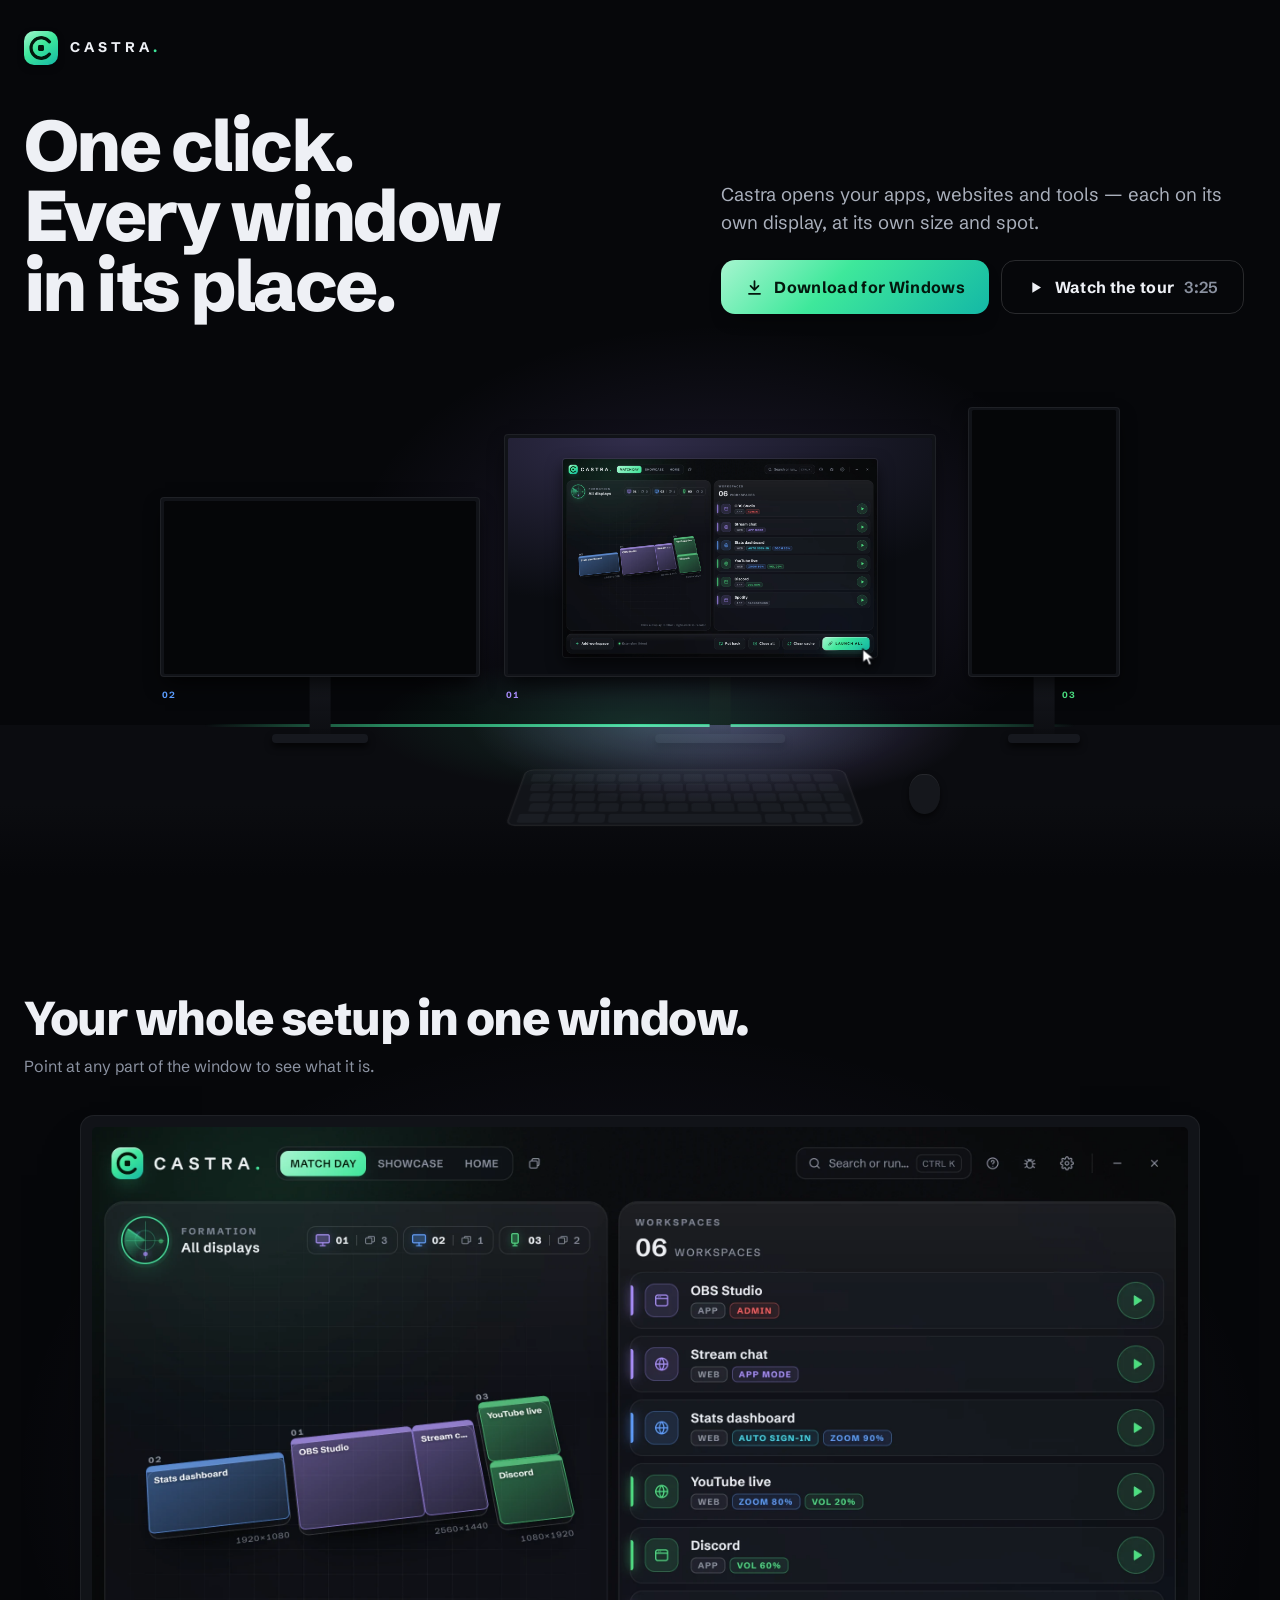
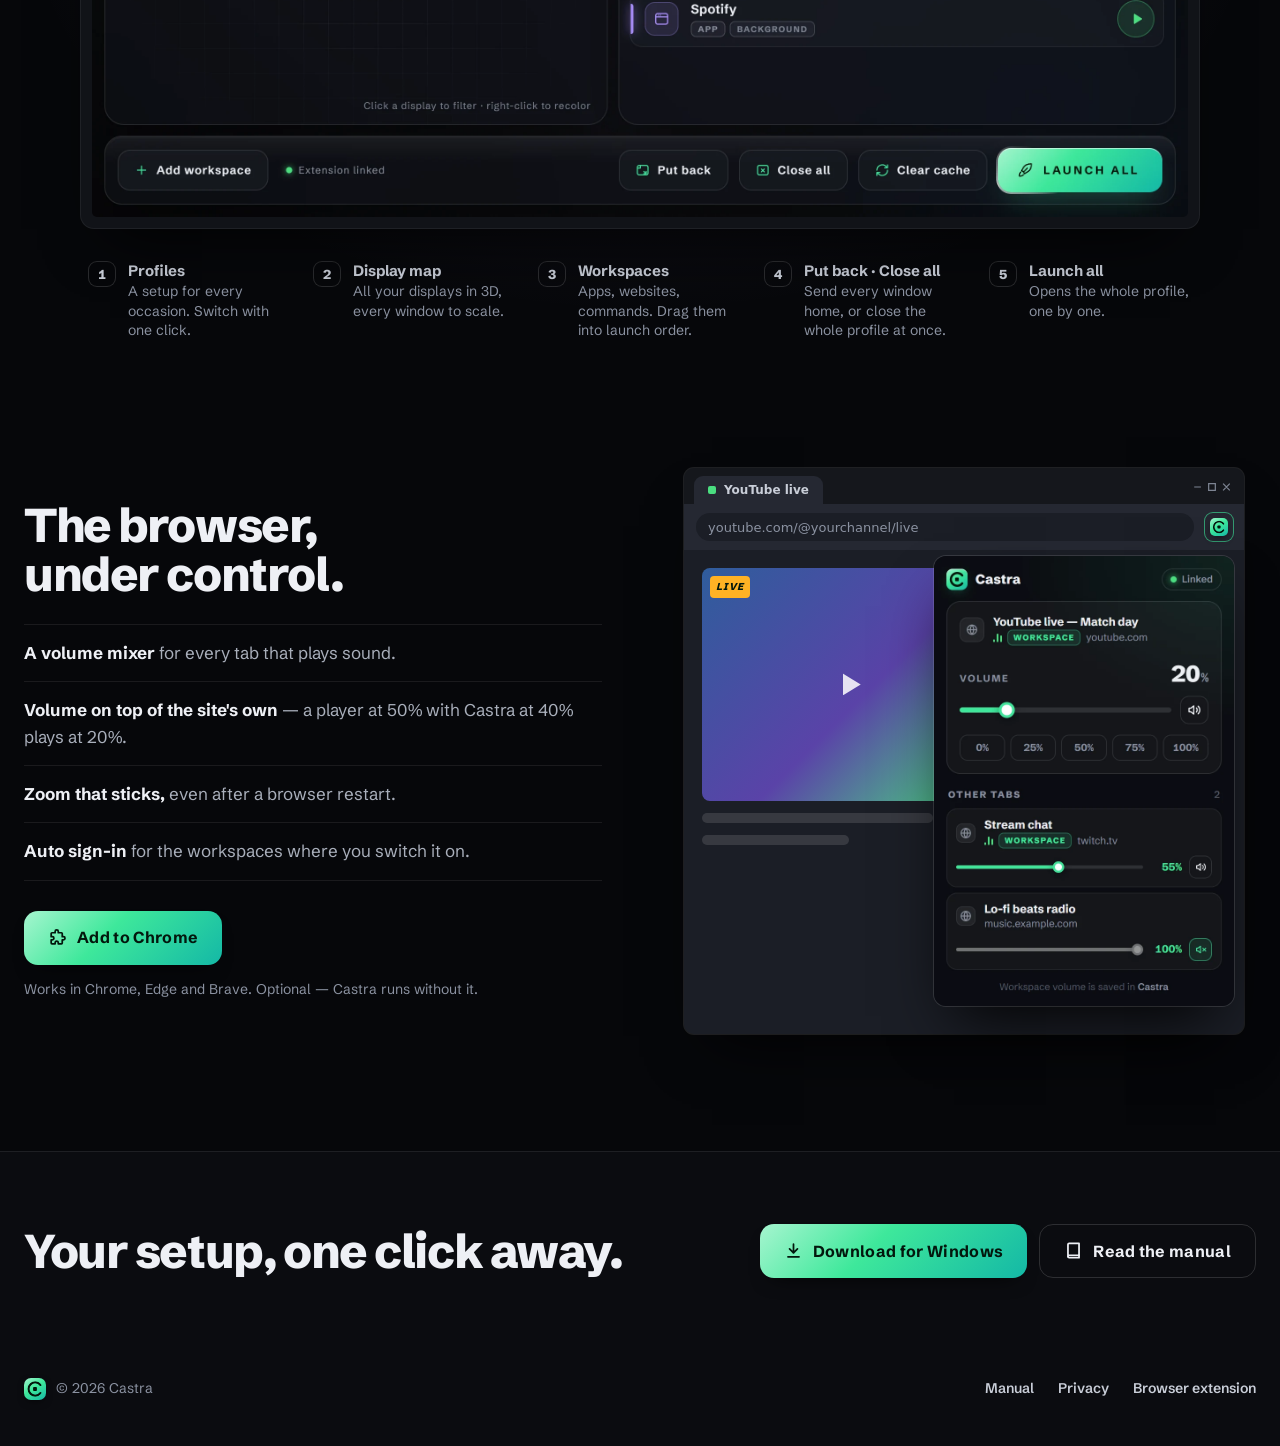
<file: index.html>
<!doctype html>
<html lang="en">
<head>
<meta charset="utf-8">
<meta name="viewport" content="width=device-width,initial-scale=1,viewport-fit=cover">
<title>Castra — workspace launcher for Windows</title>
<meta name="description" content="Castra opens your apps, websites and tools — each on its own display, at its own size and spot. One click. Free for Windows 10 and 11.">
<meta name="theme-color" content="#06070a">
<meta property="og:type" content="website">
<meta property="og:title" content="Castra — one click, every window in its place">
<meta property="og:description" content="A workspace launcher for Windows: your apps and websites open on the right display, in the right spot. Free.">
<meta property="og:image" content="https://castra.cc/assets/og.png">
<meta name="twitter:card" content="summary_large_image">
<link rel="icon" href="assets/logo.svg" type="image/svg+xml">
<link rel="icon" href="assets/favicon.ico" sizes="any">
<link rel="preload" href="assets/SchibstedGrotesk.ttf" as="font" type="font/ttf" crossorigin>
<link rel="stylesheet" href="assets/site.css?v=13">
<script>document.documentElement.classList.add("js")</script>
</head>
<body>
<svg width="0" height="0" style="position:absolute" aria-hidden="true">
  <defs>
    <mask id="cMask" maskUnits="userSpaceOnUse" x="0" y="0" width="40" height="40">
      <path d="M29.9 12.5A12 12 0 1 0 29.9 27.5" fill="none" stroke="#fff" stroke-width="4.2" stroke-linecap="round"/>
    </mask>
    <symbol id="logo" viewBox="0 0 40 40">
      <path class="lg-t" d="M29.9 12.5A12 12 0 1 0 29.9 27.5"/>
      <path class="lg-r" mask="url(#cMask)" pathLength="100" d="M32 20A12 12 0 1 1 8 20A12 12 0 1 1 32 20"/>
      <rect class="lg-c" x="16.5" y="16.5" width="7" height="7" rx="1.6"/>
    </symbol>
    <symbol id="i-dl" viewBox="0 0 24 24"><path d="M12 4v11M7 10l5 5 5-5M5 20h14"/></symbol>
    <symbol id="i-play" viewBox="0 0 24 24"><path d="M8 5.5v13l11-6.5z" fill="currentColor" stroke="none"/></symbol>
    <symbol id="i-x" viewBox="0 0 24 24"><path d="M6 6l12 12M18 6 6 18"/></symbol>
    <symbol id="i-web" viewBox="0 0 24 24"><circle cx="12" cy="12" r="9"/><path d="M3 12h18M12 3a14 14 0 0 1 0 18M12 3a14 14 0 0 0 0 18"/></symbol>
    <symbol id="i-puzzle" viewBox="0 0 24 24"><path d="M9 4.5a2 2 0 0 1 4 0V6h4a1 1 0 0 1 1 1v4h1.5a2 2 0 0 1 0 4H18v4a1 1 0 0 1-1 1h-4v-1.5a2 2 0 0 0-4 0V20H5a1 1 0 0 1-1-1v-4h1.5a2 2 0 0 0 0-4H4V7a1 1 0 0 1 1-1h4z"/></symbol>
    <symbol id="i-book" viewBox="0 0 24 24"><path d="M5 4.5A1.5 1.5 0 0 1 6.5 3H19v15H6.5A1.5 1.5 0 0 0 5 19.5z"/><path d="M5 19.5A1.5 1.5 0 0 0 6.5 21H19v-3"/></symbol>
  </defs>
</svg>

<!-- the title, written on the wall above the desk -->
<header class="title wrap">
  <div class="brand"><span class="logo"><svg><use href="#logo"/></svg></span><span class="word">CASTRA<i>.</i></span></div>
  <h1>One click.<br>Every window<br>in its place.</h1>
  <div class="offer">
    <p class="lead">Castra opens your apps, websites and tools — each on its own display, at its own size and spot.</p>
    <div class="actions">
      <a class="btn primary dl" href="download/"><svg><use href="#i-dl"/></svg>Download for Windows</a>
      <a class="btn quiet watch" href="assets/tour.mp4"><svg><use href="#i-play"/></svg>Watch the tour <span class="len">3:25</span></a>
    </div>
  </div>
</header>

<!-- the desk: Castra on 01 presses LAUNCH ALL, the windows land one by one -->
<figure class="room" aria-labelledby="room-cap">
  <figcaption id="room-cap" class="vh">Example: three displays on a desk. Castra on display 01 presses Launch all and five windows open one by one: OBS Studio and Stream chat on 01, Stats dashboard on 02, YouTube live and Discord on 03. The example repeats every few seconds.</figcaption>
  <div class="rig" id="rig">
    <svg class="kbd" viewBox="0 0 400 120" aria-hidden="true"><rect class="kb" x="2" y="2" width="396" height="116" rx="10"/><g class="keys"></g></svg>
    <span class="mouse" aria-hidden="true"></span>
    <svg class="cur" id="cur" viewBox="0 0 26 26" aria-hidden="true"><path d="M3 2 L3 21 L8.2 16.4 L11.6 24 L15 22.5 L11.7 15.1 L18.5 15.1 Z" fill="#fff" stroke="#0b0d12" stroke-width="1.6" stroke-linejoin="round"/></svg>
  </div>
</figure>

<main>
<!-- the app itself: display 01 up close; point at a part and it is lit and named, as in the manual -->
<section class="app-close wrap" aria-labelledby="app-h">
  <h2 id="app-h">Your whole setup in one window.</h2>
  <p class="hint">Point at any part of the window to see what it is.</p>
  <div class="tour-app">
    <figure class="screen wide" style="--c:var(--violet)">
      <div class="glass" id="appShot">
        <img src="assets/castra-app.webp" width="2480" height="1560" loading="lazy" decoding="async"
          alt="The Castra app: profile tabs at the top, a 3D map of the displays on the left, the workspaces on the right, and Put back, Close all and Launch all at the bottom">
        <div class="focus" id="appFocus"></div>
        <div class="ftag" id="appTag" aria-hidden="true"><b></b><span></span></div>
      </div>
    </figure>
    <ol class="legend" id="appLegend">
      <li><button type="button" data-spot="profiles"><span class="num">1</span><span><b>Profiles</b><small>A setup for every occasion. Switch with one click.</small></span></button></li>
      <li><button type="button" data-spot="map"><span class="num">2</span><span><b>Display map</b><small>All your displays in 3D, every window to scale.</small></span></button></li>
      <li><button type="button" data-spot="list"><span class="num">3</span><span><b>Workspaces</b><small>Apps, websites, commands. Drag them into launch order.</small></span></button></li>
      <li><button type="button" data-spot="back"><span class="num">4</span><span><b>Put back · Close all</b><small>Send every window home, or close the whole profile at once.</small></span></button></li>
      <li><button type="button" data-spot="launch-all"><span class="num">5</span><span><b>Launch all</b><small>Opens the whole profile, one by one.</small></span></button></li>
    </ol>
  </div>
</section>
<!-- the browser extension: the browser up close, its mixer open (the same picture as in the manual) -->
<section class="ext wrap" aria-labelledby="ext-h">
  <div class="ext-copy">
    <h2 id="ext-h">The browser, under control.</h2>
    <ul class="ext-list">
      <li><b>A volume mixer</b> for every tab that plays sound.</li>
      <li><b>Volume on top of the site's own</b> — a player at 50% with Castra at 40% plays at 20%.</li>
      <li><b>Zoom that sticks,</b> even after a browser restart.</li>
      <li><b>Auto sign-in</b> for the workspaces where you switch it on.</li>
    </ul>
    <div class="actions">
      <a class="btn primary" href="https://chromewebstore.google.com/detail/bgficbafjifdhlidbehldcppljnfdbnh" target="_blank" rel="noopener"><svg><use href="#i-puzzle"/></svg>Add to Chrome</a>
    </div>
    <p class="note">Works in Chrome, Edge and Brave. Optional — Castra runs without it.</p>
  </div>
  <figure class="xb">
    <div class="xb-win" aria-hidden="true">
      <div class="xb-tabs"><span class="t"><i></i>YouTube live</span><svg viewBox="0 0 36 9"><path d="M2 4.5h6M15 1.5h6v6h-6zM28 1.5l6 6M34 1.5l-6 6"/></svg></div>
      <div class="xb-tool"><span class="url">youtube.com/@yourchannel/live</span><span class="ext-icon"><span class="logo"><svg><use href="#logo"/></svg></span></span></div>
      <div class="xb-page"><i class="video"></i><i class="ln"></i><i class="ln s"></i></div>
    </div>
    <img class="xb-popup" src="assets/popup.webp" width="680" height="1020" loading="lazy" decoding="async"
      alt="The Castra mixer in the browser toolbar: YouTube live — Match day at 20% volume, with Stream chat and a radio tab below">
  </figure>
</section>

<!-- the close, on the desk -->
<section class="close" aria-labelledby="close-h">
  <div class="wrap">
    <h2 id="close-h">Your setup, one click away.</h2>
    <div class="actions">
      <a class="btn primary dl" href="download/"><svg><use href="#i-dl"/></svg>Download for Windows</a>
      <a class="btn quiet" href="manual/"><svg><use href="#i-book"/></svg>Read the manual</a>
    </div>
  </div>
</section>
</main>

<footer>
  <div class="brand small"><span class="logo"><svg><use href="#logo"/></svg></span><span>© <span class="year">2026</span> Castra</span></div>
  <nav aria-label="More"><a href="manual/">Manual</a><a href="privacy/">Privacy</a><a href="https://chromewebstore.google.com/detail/bgficbafjifdhlidbehldcppljnfdbnh" target="_blank" rel="noopener">Browser extension</a></nav>
</footer>

<!-- the tour, opened by "Watch the tour" -->
<dialog class="tour" id="tour" aria-label="The Castra tour, 3 minutes 25 seconds">
  <button class="x" type="button" aria-label="Close the video"><svg><use href="#i-x"/></svg></button>
  <video controls preload="none" data-poster="assets/tour-poster.jpg" playsinline>
    <source src="assets/tour.mp4" type="video/mp4">
    <track kind="captions" src="assets/tour.vtt" srclang="en" label="English" default>
  </video>
  <p class="cc" aria-hidden="true"></p>
</dialog>

<script src="assets/site.js?v=15"></script>
</body>
</html>
</file>
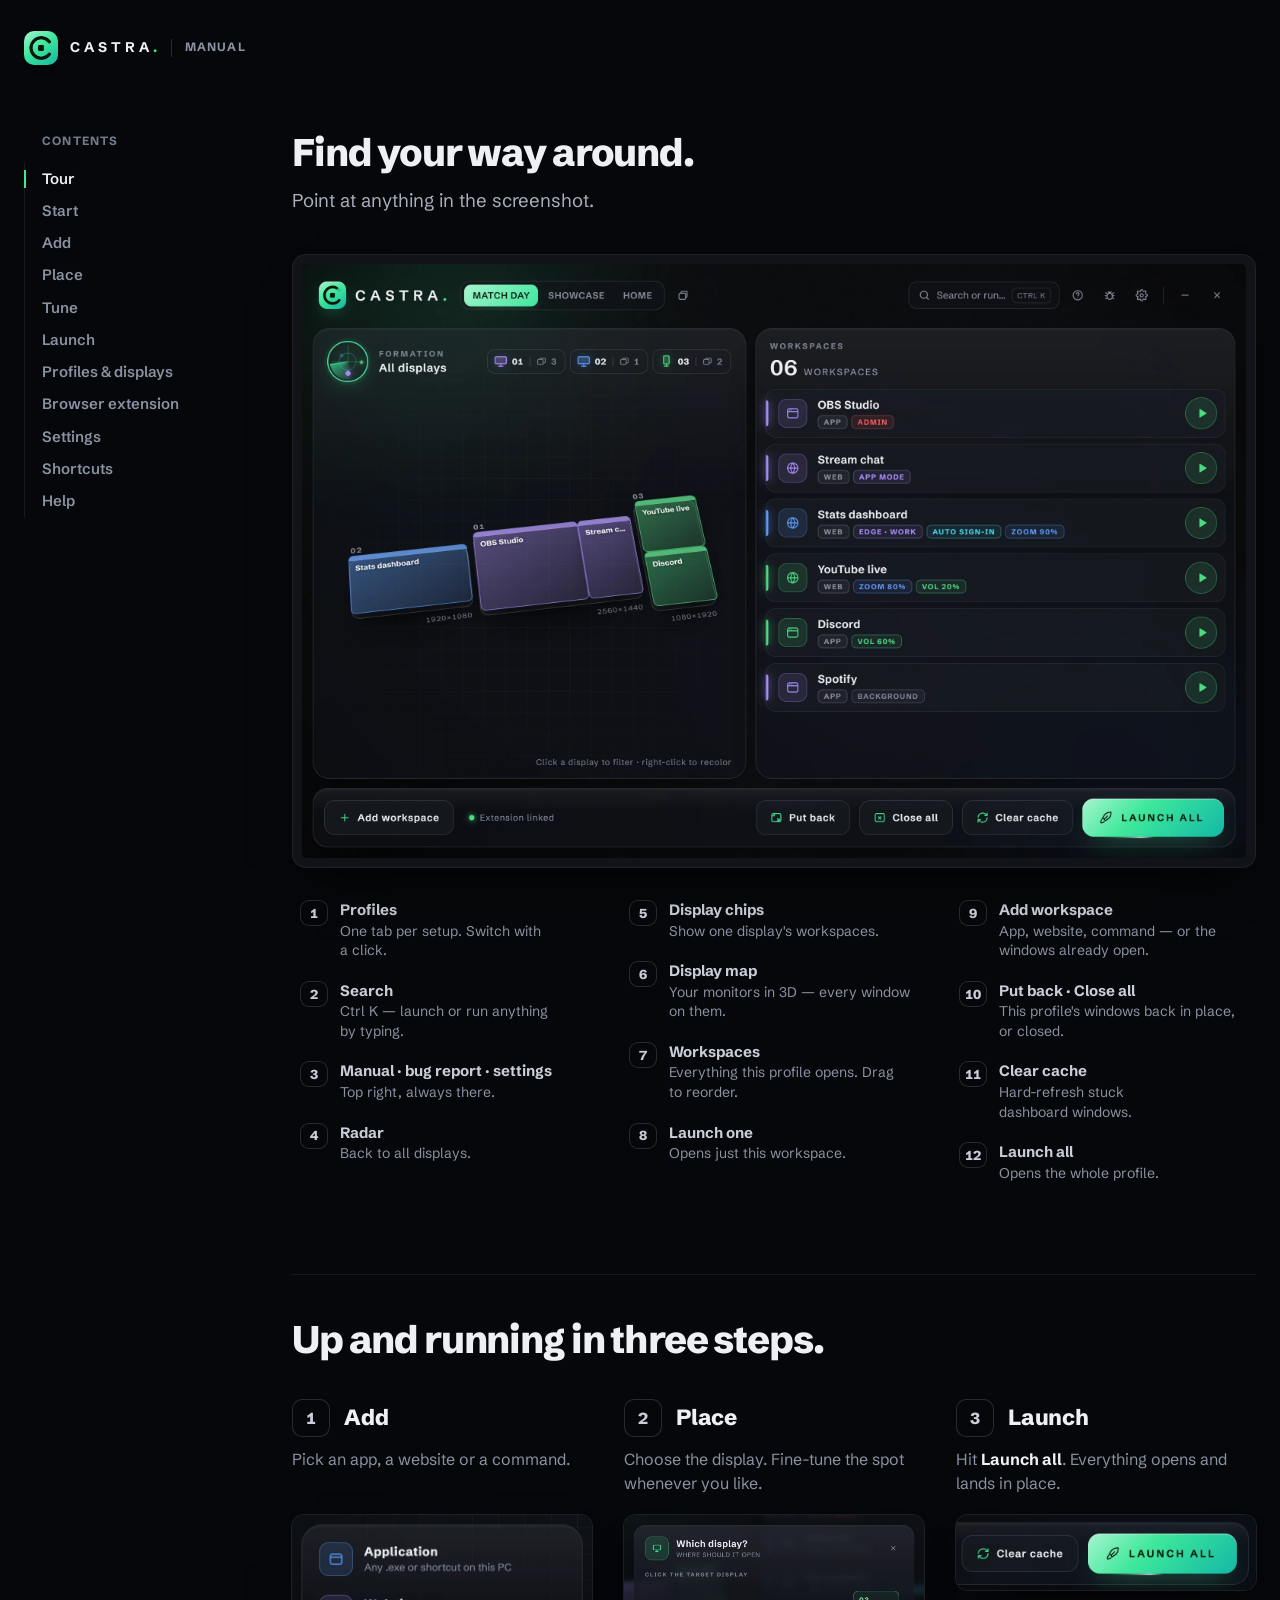
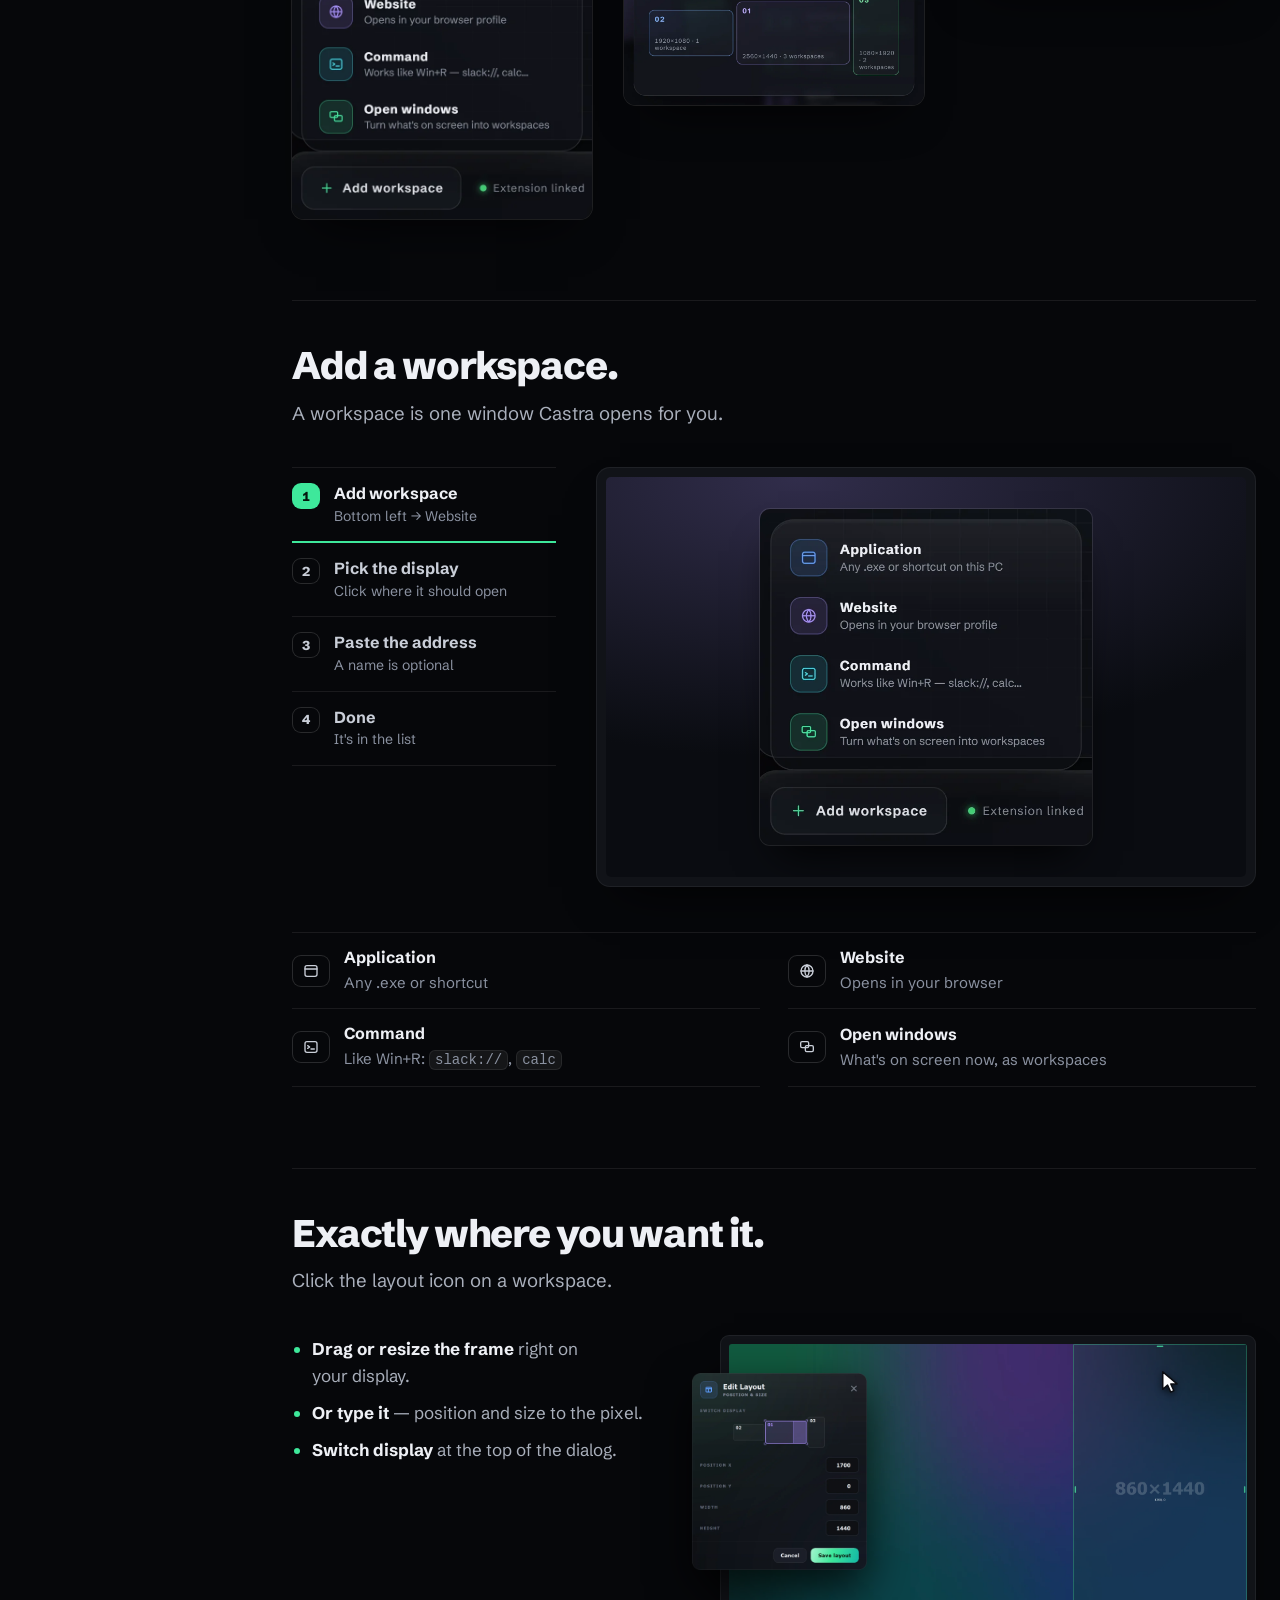
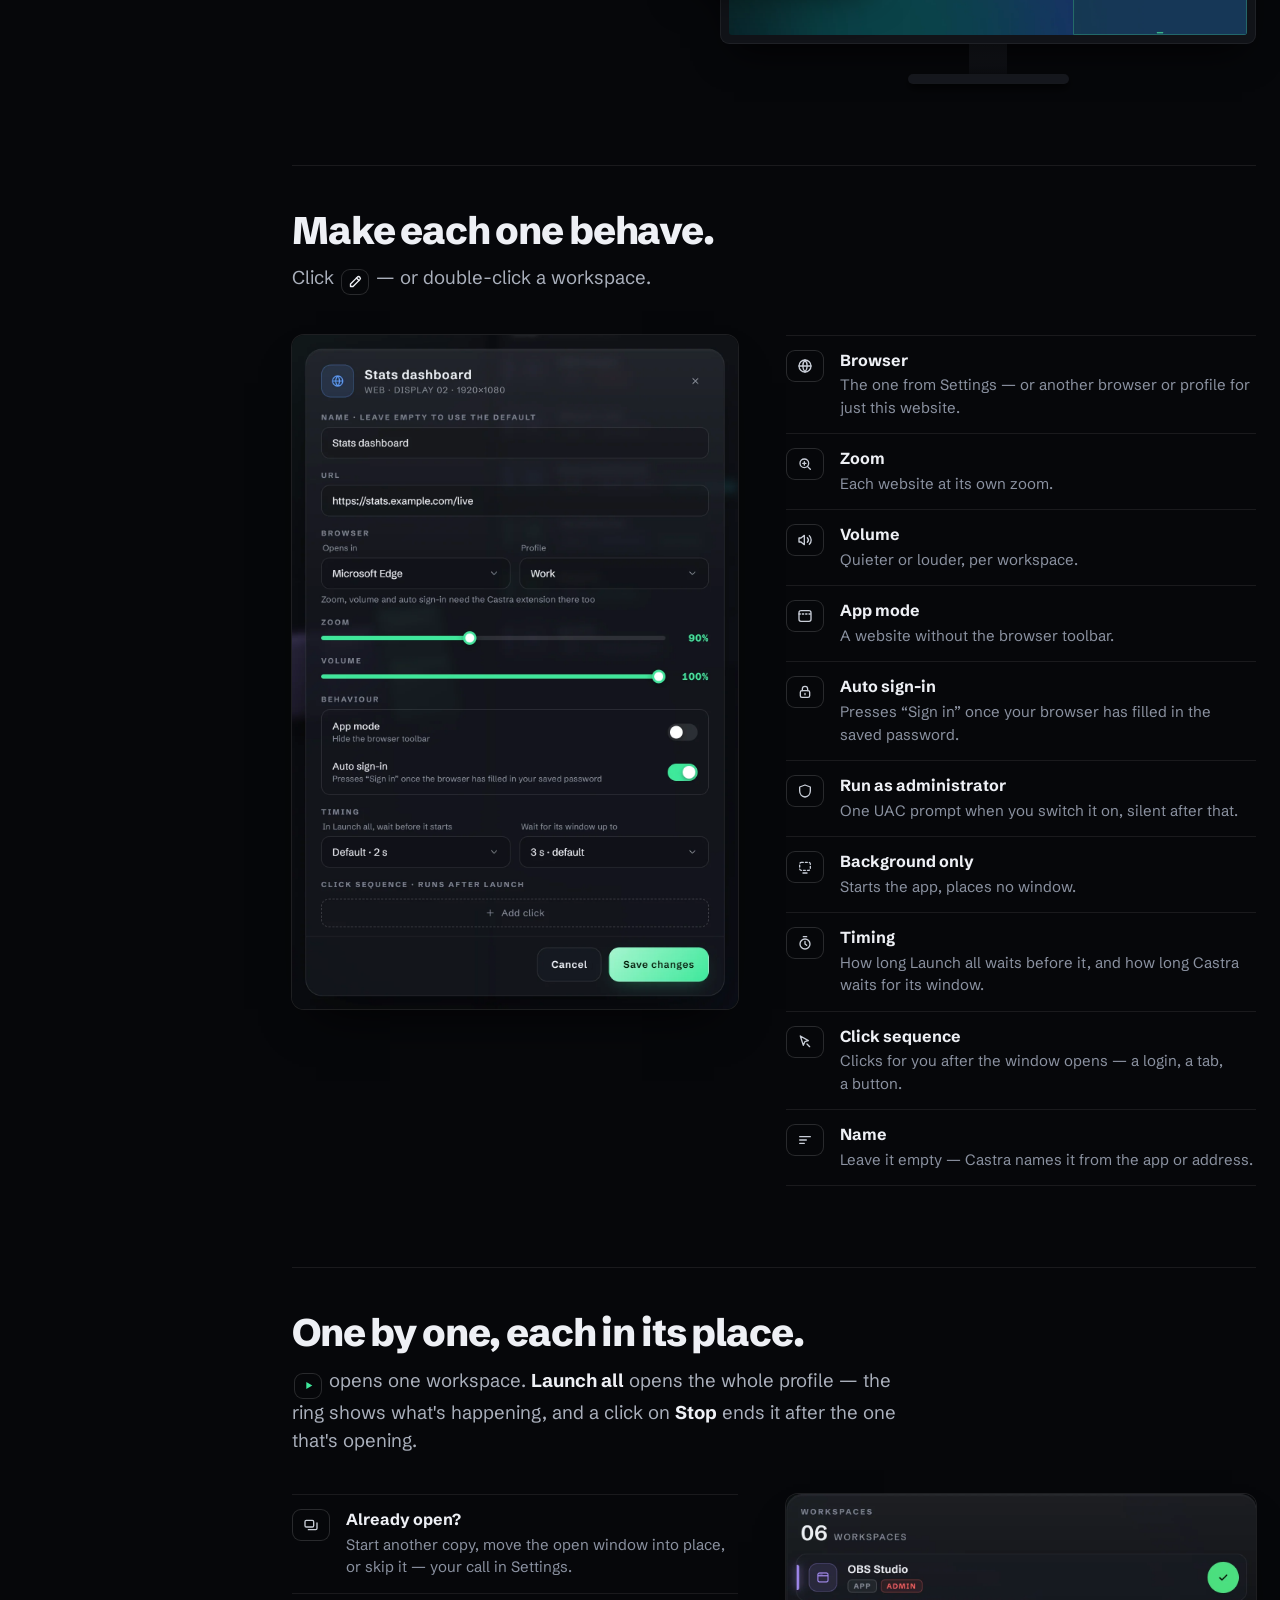
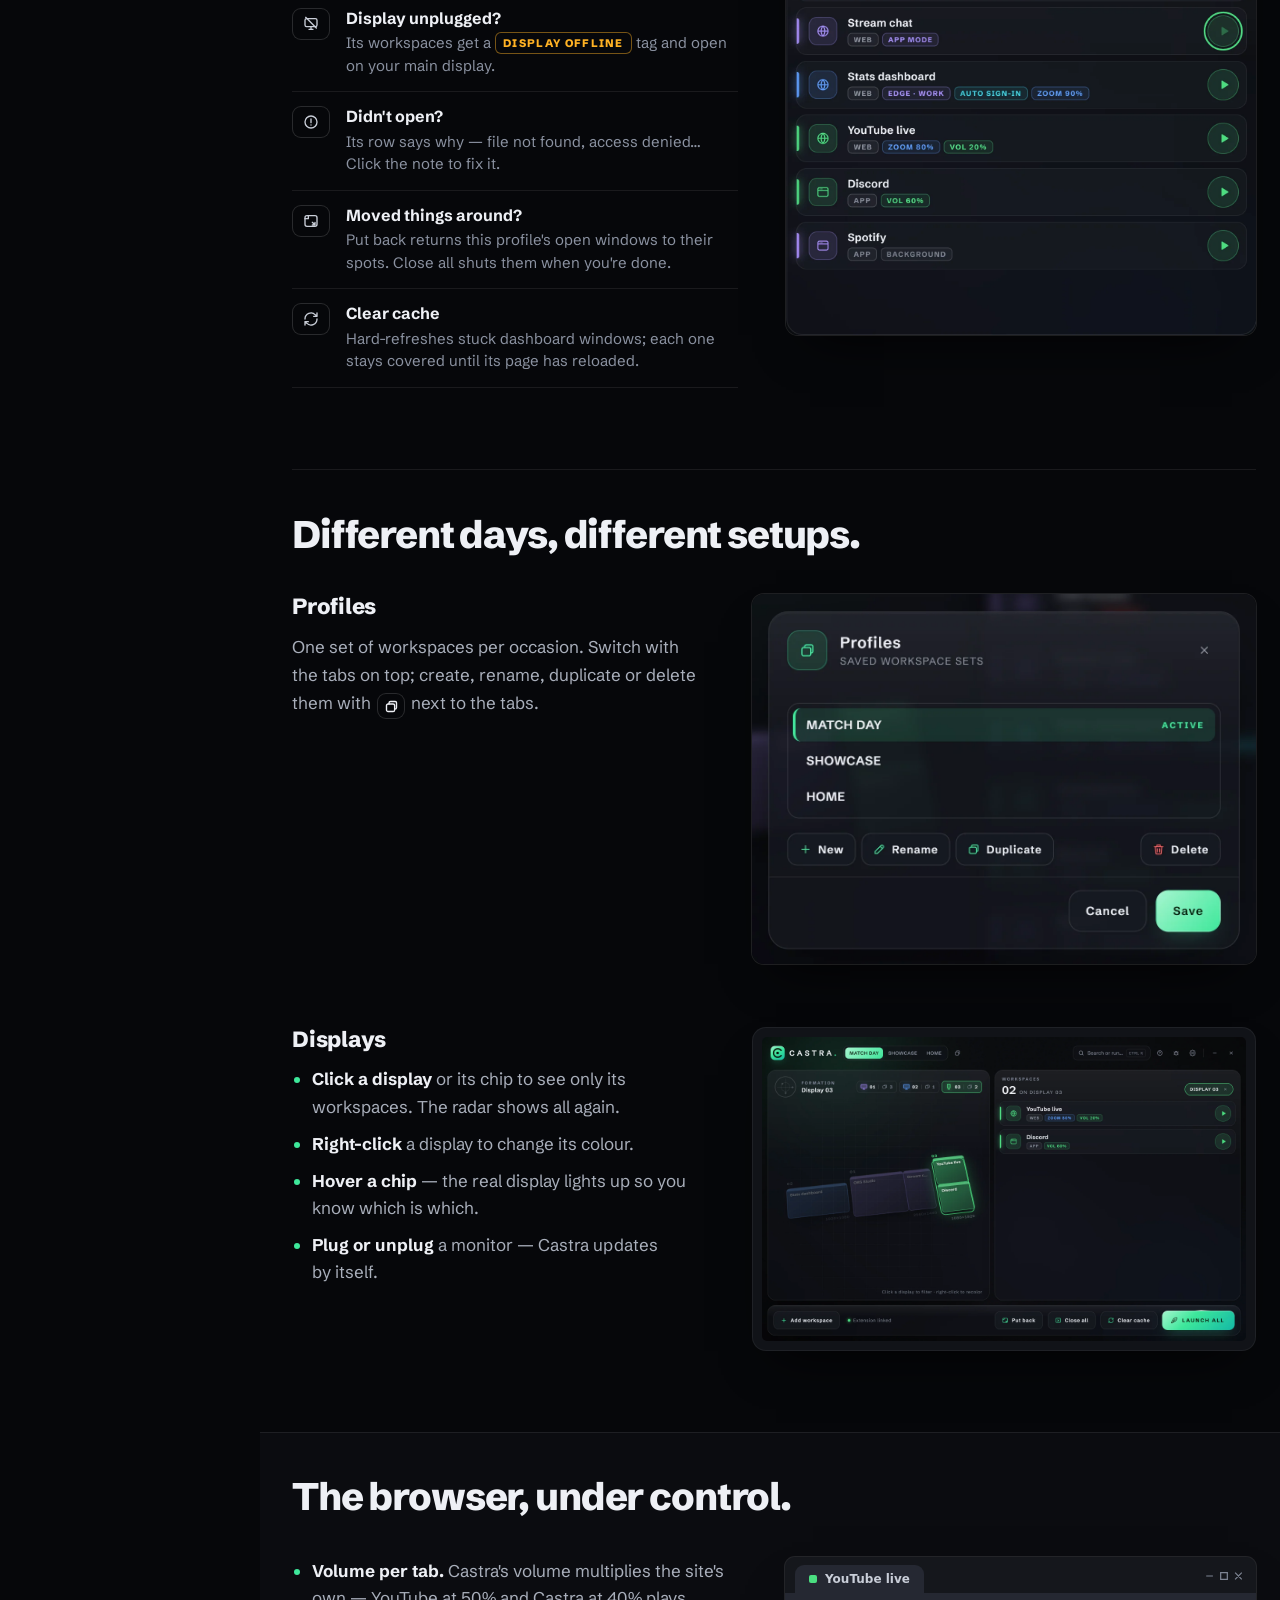
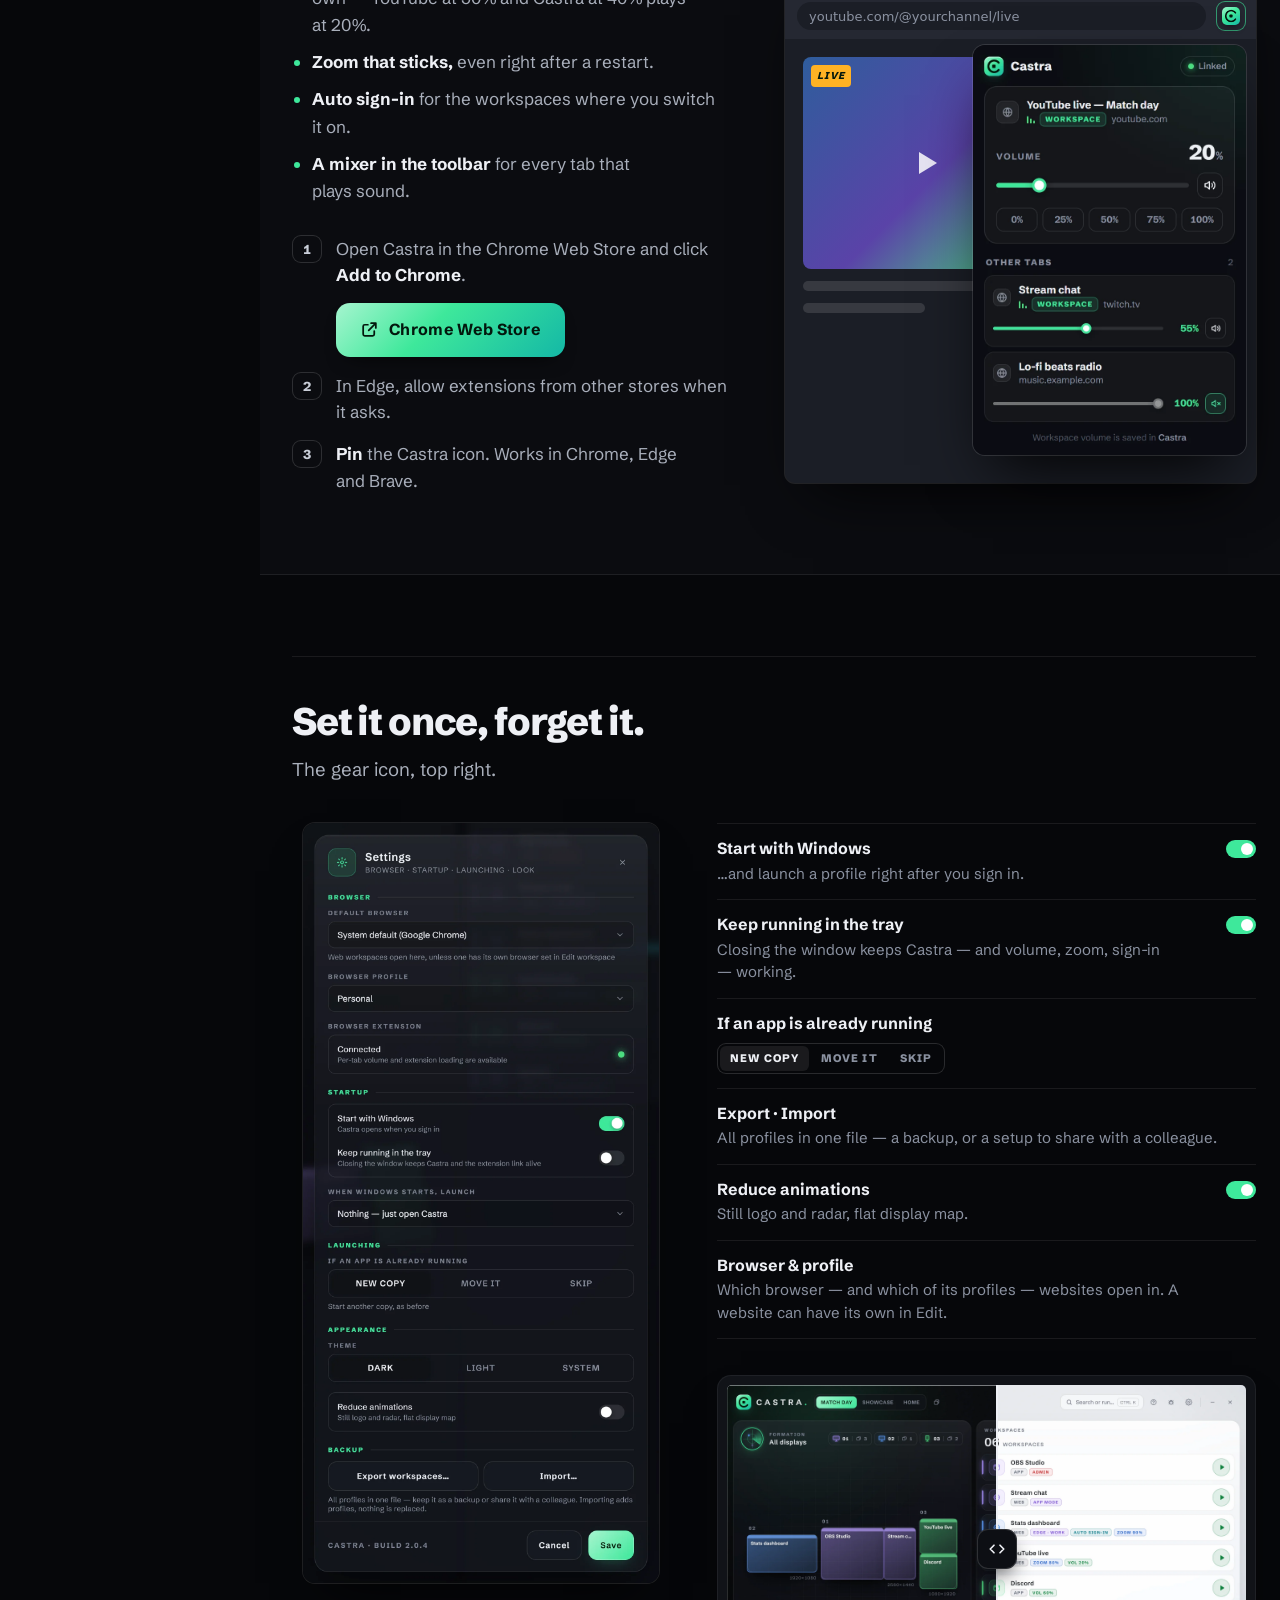
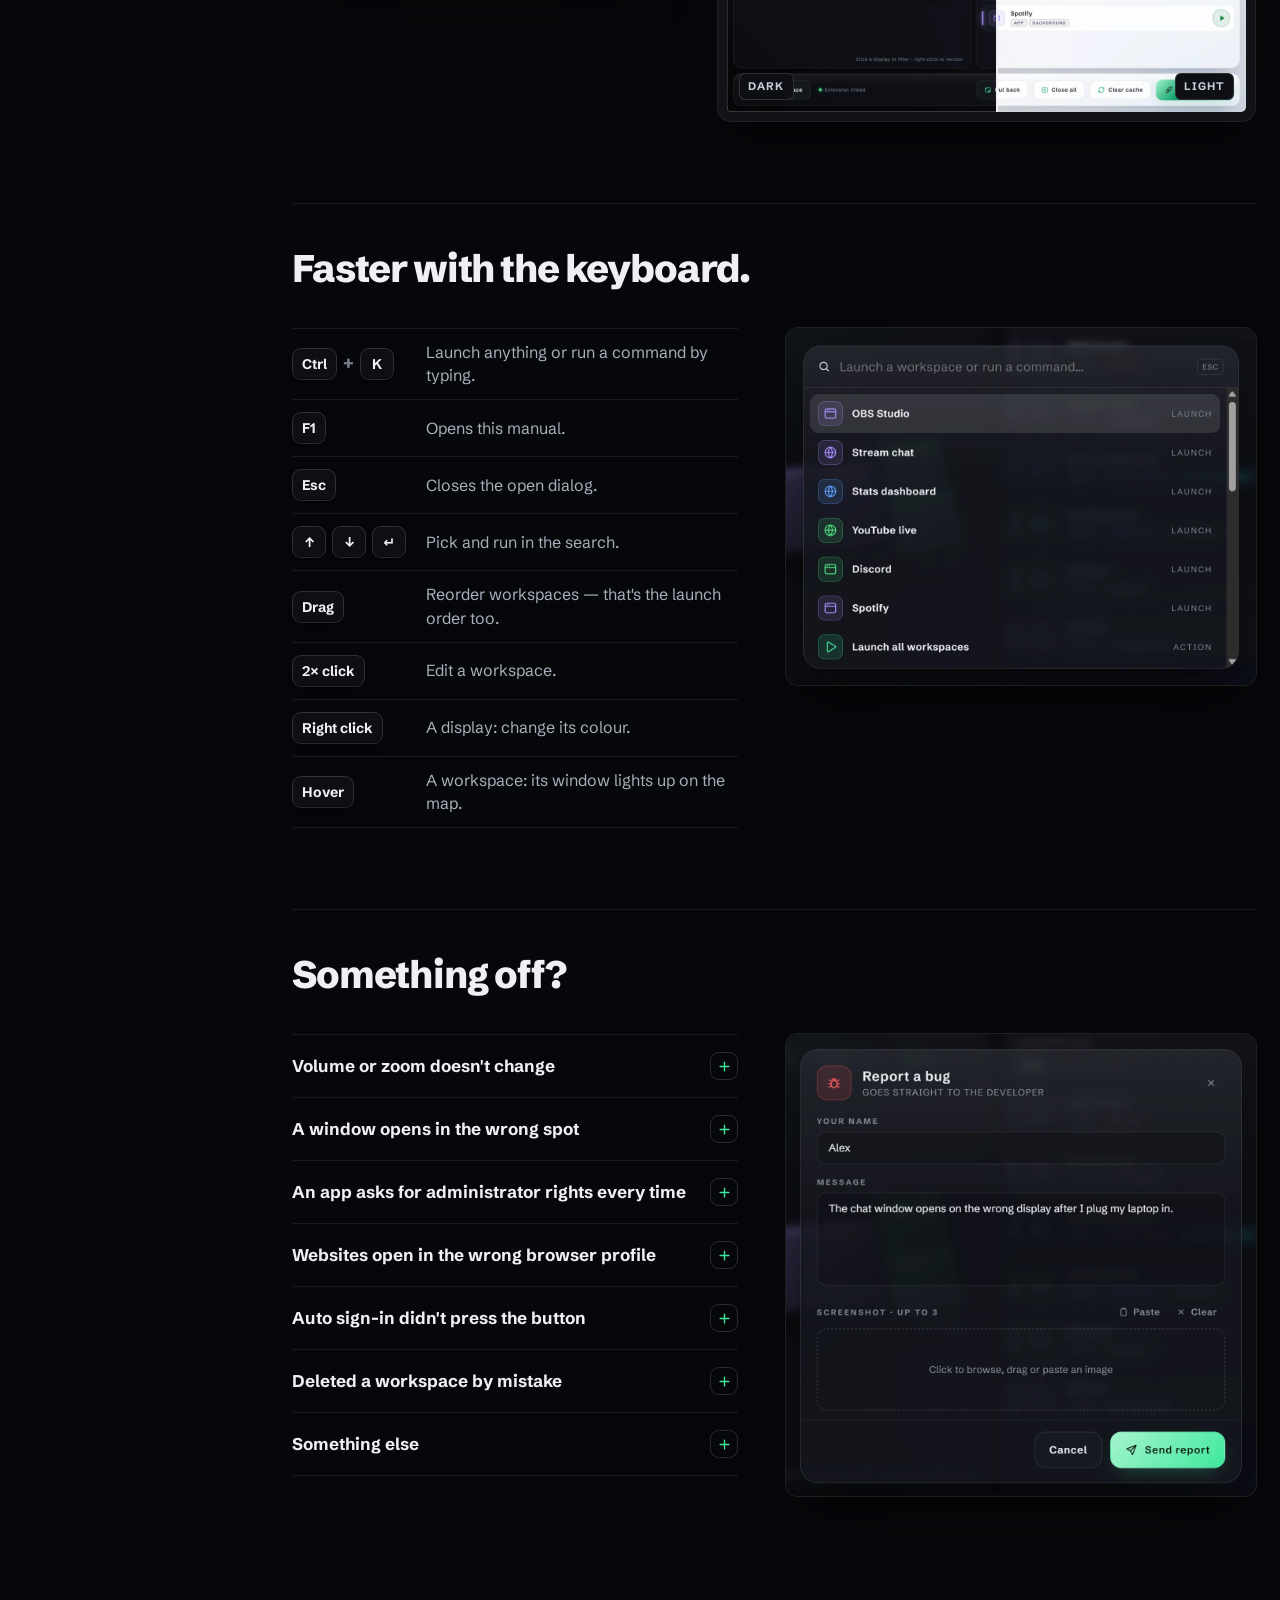
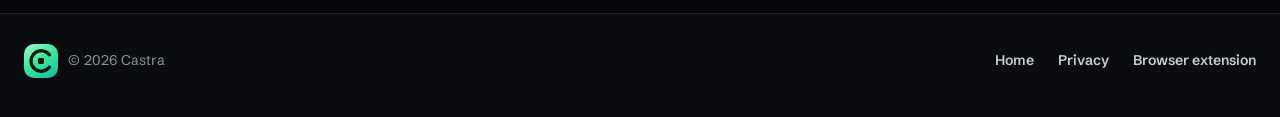
<file: manual/index.html>
<!doctype html>
<html lang="en">
<head>
<meta charset="utf-8">
<meta name="viewport" content="width=device-width,initial-scale=1,viewport-fit=cover">
<meta name="color-scheme" content="dark">
<meta name="theme-color" content="#06070a">
<title>Manual — Castra</title>
<meta name="description" content="How to use Castra: add your apps and websites, place them on your displays and launch everything with one click.">
<link rel="icon" type="image/svg+xml" href="data:image/svg+xml,%3Csvg xmlns='http://www.w3.org/2000/svg' viewBox='0 0 40 40'%3E%3Cdefs%3E%3ClinearGradient id='g' x1='0' y1='0' x2='1' y2='1'%3E%3Cstop offset='0' stop-color='%23a6f5cf'/%3E%3Cstop offset='.45' stop-color='%233ee89b'/%3E%3Cstop offset='1' stop-color='%2314b8a6'/%3E%3C/linearGradient%3E%3C/defs%3E%3Crect width='40' height='40' rx='12' fill='url(%23g)'/%3E%3Cpath d='M29.9 12.5A12 12 0 1 0 29.9 27.5' fill='none' stroke='%2303170d' stroke-width='4.2' stroke-linecap='round'/%3E%3Crect x='16.5' y='16.5' width='7' height='7' rx='1.6' fill='%2303170d'/%3E%3C/svg%3E">
<link rel="preload" href="fonts/SchibstedGrotesk.ttf" as="font" type="font/ttf" crossorigin>
<style>
/* Castra manual — the website's world, set for reading: matte black wall, one mint light,
   1px rings and black shadows. A contents rail on the left; on phones it opens from a button. */
@font-face{font-family:"Schibsted Grotesk";src:url("fonts/SchibstedGrotesk.ttf") format("truetype");font-weight:400 900;font-display:swap}
:root{
  --bg:#06070a; --desk:#0b0c10; --bezel:#111318; --plate:#0d0f14;
  --line:rgba(255,255,255,.08); --line-2:rgba(255,255,255,.14);
  --text:#eef0f5; --soft:#c9ced8; --prose:#a9afbb; --muted:#8b92a1; --dim:#737a8a;
  --accent:#3ee89b; --mint:#a6f5cf; --teal:#14b8a6; --ink:#03170d;
  --blue:#5b9dff; --violet:#a78bfa; --green:#4ade80; --amber:#ffb224;
  --out:cubic-bezier(.16,1,.3,1);                        /* exponential ease-out */
  --max:1240px; --rail:212px;
  --top:clamp(22px,3.4vh,40px); --drop:clamp(44px,7.5vh,80px);
  color-scheme:dark; interpolate-size:allow-keywords;
}
*{box-sizing:border-box;margin:0;padding:0}
html{-webkit-text-size-adjust:100%;scrollbar-color:#262a33 var(--bg);scroll-padding-top:24px}
@media (prefers-reduced-motion:no-preference){html{scroll-behavior:smooth}}
body{background:var(--bg);color:var(--text);font:17px/1.55 "Schibsted Grotesk","Segoe UI",system-ui,sans-serif;
  -webkit-font-smoothing:antialiased;overflow-x:hidden;caret-color:var(--accent)}
img,svg{display:block;max-width:100%}
img{height:auto}
a{color:inherit;text-decoration:none}
button{font:inherit;color:inherit;background:none;border:0;cursor:pointer}
::selection{background:var(--accent);color:var(--ink)}
:focus-visible{outline:2px solid var(--accent);outline-offset:3px;border-radius:6px}
::-webkit-scrollbar{width:12px;height:12px}
::-webkit-scrollbar-track{background:var(--bg)}
::-webkit-scrollbar-thumb{background:#22252d;border:3px solid var(--bg);border-radius:8px}
.skip{position:fixed;left:16px;top:12px;z-index:60;padding:10px 14px;border-radius:11px;background:var(--plate);box-shadow:inset 0 0 0 1px var(--line-2);
  font-size:14px;font-weight:700;color:var(--soft);transform:translateY(-160%)}
.skip:focus{transform:none}
.i{width:19px;height:19px;flex:none;fill:none;stroke:currentColor;stroke-width:2.2;stroke-linecap:round;stroke-linejoin:round}

/* ── type ─────────────────────────────────────────────────── */
.vh{position:absolute;width:1px;height:1px;overflow:hidden;clip-path:inset(50%);white-space:nowrap}   /* read out, not shown */
h2{font-size:clamp(30px,3vw,42px);line-height:1.06;letter-spacing:-.03em;font-weight:800;text-wrap:balance}
h3{font-size:22px;line-height:1.2;letter-spacing:-.01em;font-weight:800}
p,li{text-wrap:pretty}
b{font-weight:700;color:var(--text)}
.lead{color:var(--prose);font-size:clamp(17px,1.45vw,20px);line-height:1.5}
.tx{color:var(--prose);line-height:1.65}
main :is(p,li) a:not(.btn){color:var(--text);font-weight:700;text-decoration:underline;text-decoration-thickness:1px;
  text-decoration-color:rgba(62,232,155,.7);text-underline-offset:4px;transition:text-decoration-color .3s}
main :is(p,li) a:not(.btn):hover{text-decoration-color:var(--accent)}
code{font-family:ui-monospace,"Cascadia Mono",Consolas,monospace;font-size:14px;padding:2px 6px;border-radius:6px;
  background:rgba(255,255,255,.06);box-shadow:inset 0 0 0 1px var(--line);overflow-wrap:anywhere}

/* ── logo: the app's "C"; a line runs round through the gate ── */
.logo{display:inline-block;flex:none;border-radius:28%;background:linear-gradient(145deg,var(--mint),var(--accent) 45%,var(--teal));
  box-shadow:0 3px 8px -3px rgba(0,0,0,.7)}
.logo svg{width:100%;height:100%;overflow:visible}
.lg-t{fill:none;stroke:#03170d;stroke-width:4.2;stroke-linecap:round;opacity:.16}
.lg-r{fill:none;stroke:#03170d;stroke-width:4.2;stroke-linecap:round;stroke-dasharray:100 100;animation:cRun 13s linear infinite}
.lg-c{fill:#03170d}
@keyframes cRun{0%{stroke-dashoffset:100}23.08%,76.92%{stroke-dashoffset:0}100%{stroke-dashoffset:-100}}
.brand{display:inline-flex;align-items:center;gap:12px}
.brand .logo{width:34px;height:34px;border-radius:10px}
.word{font-size:14px;font-weight:700;letter-spacing:.28em;white-space:nowrap;transition:color .3s}
.word i{font-style:normal;color:var(--accent);letter-spacing:0}
a.brand:hover .word{color:#fff}

/* ── buttons ──────────────────────────────────────────────── */
.btn{display:inline-flex;align-items:center;justify-content:center;gap:10px;height:54px;padding:0 24px;border-radius:14px;
  font-size:16px;font-weight:700;letter-spacing:.02em;white-space:nowrap;transition:transform .5s var(--out),box-shadow .5s var(--out),border-color .3s,background-color .3s}
.btn.primary{color:var(--ink);background:linear-gradient(135deg,var(--mint),var(--accent) 42%,var(--teal));box-shadow:0 10px 20px -12px rgba(0,0,0,.9)}
.btn.primary:hover{transform:translateY(-2px);box-shadow:0 16px 28px -14px rgba(0,0,0,.95)}
.btn.primary:active{transform:translateY(0);transition-duration:.1s}

/* ── the page: a contents rail beside the reading column ──── */
.wrap{width:min(var(--max),calc(100% - 48px));margin:0 auto}
.doc{display:grid;grid-template-columns:var(--rail) minmax(0,1fr);column-gap:56px;align-items:start}
.rail{position:sticky;top:0;z-index:2;max-height:100vh;max-height:100dvh;display:flex;flex-direction:column;padding:var(--top) 0 24px}
.mast{display:flex;align-items:center;gap:14px;flex:none}
.mast .brand{padding:5px 0;margin:-5px 0}                   /* a 44 px target around the 34 px mark */
.crumb{display:inline-flex;align-items:center;height:18px;padding-left:14px;box-shadow:inset 1px 0 0 var(--line-2);
  font-size:12px;font-weight:700;letter-spacing:.1em;text-transform:uppercase;color:var(--muted)}
.toc{margin-top:var(--drop);min-height:0;display:flex;flex-direction:column}
.toc-h{flex:none;margin:0 0 12px 18px;font-size:12px;font-weight:700;letter-spacing:.1em;text-transform:uppercase;color:var(--dim)}
.toc-btn{display:none}
/* the list is a popover on phones; here it simply stands in the rail */
.toc-list{display:block;position:relative;inset:auto;width:auto;height:auto;margin:0;padding:0;border:0;background:none;color:inherit;
  overflow:auto;list-style:none;scrollbar-width:none}
.toc-list::before{content:"";position:absolute;left:0;top:0;bottom:0;width:1px;background:var(--line)}   /* the track */
.toc-list a{position:relative;display:block;padding:6px 8px 6px 18px;font-size:15px;font-weight:600;line-height:1.35;color:var(--muted);transition:color .3s}
.toc-list a::before{content:"";position:absolute;left:0;top:7px;bottom:7px;width:2px;background:var(--accent);opacity:0;transition:opacity .45s var(--out)}
.toc-list a:hover{color:var(--soft)}
.toc-list a[aria-current]{color:var(--text)}
.toc-list a[aria-current]::before{opacity:1}                                  /* the section being read is lit */
main{container:doc/inline-size;min-width:0;padding-top:calc(var(--top) + 34px + var(--drop))}

/* ── sections: a hairline, the heading, a lead, then the matter ── */
.sec{margin-top:clamp(64px,9vh,96px);padding-top:44px;border-top:1px solid var(--line)}
.sec:first-of-type{margin-top:0;padding-top:0;border-top:0}   /* the first one opens the page */
.sec > .lead{margin-top:14px;max-width:58ch}
.sec > :not(h2,.lead){margin-top:clamp(28px,4.4vh,44px)}
.sec > :not(h2,.lead) ~ :not(h2,.lead){margin-top:clamp(36px,5vh,52px)}

/* figures: the real app shown as display 01 up close sits in its bezel; dialogs and crops get a ring */
.shot{position:relative;padding:10px;border-radius:14px;background:var(--bezel);
  box-shadow:inset 0 0 0 1px rgba(255,255,255,.06),0 24px 48px -24px rgba(0,0,0,.9)}
.shot img{width:100%;border-radius:5px}
.fig img,.crop{border-radius:12px;box-shadow:0 0 0 1px rgba(255,255,255,.1),0 24px 48px -24px rgba(0,0,0,.9)}
.fig.cap img{max-width:min(100%,var(--w,560px));margin:0 auto}

/* numbered plates: outlined; only what is lit is filled */
.num{width:28px;height:26px;flex:none;border-radius:9px;display:grid;place-items:center;font-size:13px;font-weight:800;color:var(--soft);
  font-variant-numeric:tabular-nums;box-shadow:inset 0 0 0 1px var(--line-2);transition:background-color .3s,color .3s,box-shadow .3s}
.on > .num{background:var(--accent);color:var(--ink);box-shadow:none}

/* a parts list: a box, a name, a line of detail, hairlines between */
.parts{list-style:none;border-top:1px solid var(--line)}
.parts li{display:grid;grid-template-columns:38px minmax(0,1fr);column-gap:16px;align-items:start;padding:14px 0;border-bottom:1px solid var(--line)}
.parts b,.sets b{display:block;font-size:16px;line-height:1.35}
.parts small,.sets small{display:block;margin-top:3px;font-size:15px;line-height:1.5;color:var(--muted)}
.box{width:38px;height:32px;border-radius:9px;display:inline-flex;align-items:center;justify-content:center;flex:none;color:var(--soft);box-shadow:inset 0 0 0 1px var(--line-2)}
.box svg{width:16px;height:16px;fill:none;stroke:currentColor;stroke-width:2;stroke-linecap:round;stroke-linejoin:round}
.points{padding-left:20px;display:flex;flex-direction:column;gap:10px;color:var(--prose);line-height:1.6;max-width:60ch}
.points li::marker{color:var(--accent)}

/* ── start: three steps ───────────────────────────────────── */
.steps{list-style:none;counter-reset:step;display:grid;grid-template-columns:minmax(0,1fr);gap:44px}
.steps > li{counter-increment:step;display:flex;flex-direction:column}
.steps h3{display:flex;align-items:center;gap:14px}
.steps h3::before{content:counter(step);width:38px;height:38px;flex:none;border-radius:10px;display:grid;place-items:center;font-size:16px;font-weight:800;
  color:var(--soft);box-shadow:inset 0 0 0 1px var(--line-2);font-variant-numeric:tabular-nums;letter-spacing:0}
.steps p{margin-top:10px;color:var(--muted);font-size:16px;line-height:1.5}
.steps figure{margin-top:20px}
.steps .fig img{max-width:min(100%,360px)}
/* step 3 is the real bottom bar, cut from the app; Launch all is pressed once when it comes into view */
.key{position:relative;max-width:min(100%,400px)}
.crop{display:block;position:relative;overflow:hidden;aspect-ratio:750/186}
.crop img{position:absolute;max-width:none;width:330.667%;left:-229.333%;top:-731.183%;border-radius:0;box-shadow:none}
.key::after{content:"";position:absolute;inset:23.656% 6.4% 22.581% 44%;border-radius:5.6%/20%;border:2px solid var(--mint);opacity:0;pointer-events:none}
.key.pressed::after{animation:press .8s var(--out)}
@keyframes press{from{opacity:1;transform:scale(1)}to{opacity:0;transform:scale(1.28)}}

/* ── tour: the real window; point at a part and it is lit and named ── */
.screen{position:relative;overflow:hidden;border-radius:5px}
.screen img{border-radius:0}
.focus{position:absolute;border-radius:10px;pointer-events:none;opacity:0;
  box-shadow:0 0 0 9999px rgba(3,4,6,.6),0 0 0 2px var(--accent);
  transition:opacity .4s var(--out),left .5s var(--out),top .5s var(--out),width .5s var(--out),height .5s var(--out)}
.focus.on{opacity:1}
.zone{position:absolute;z-index:2;border-radius:10px;cursor:pointer}
.tag{position:absolute;z-index:4;left:0;top:0;display:flex;align-items:center;gap:8px;padding:5px 12px 5px 5px;border-radius:10px;
  white-space:nowrap;font-size:13px;font-weight:700;letter-spacing:.02em;color:var(--text);pointer-events:none;
  background:var(--plate);box-shadow:inset 0 0 0 1px var(--line-2),0 12px 24px -10px rgba(0,0,0,.9);
  opacity:0;transition:opacity .3s var(--out),left .5s var(--out),top .5s var(--out)}
.tag.on{opacity:1}
.tag b{min-width:22px;height:22px;padding:0 5px;border-radius:6px;display:grid;place-items:center;font-size:12px;font-weight:800;
  color:var(--ink);background:var(--accent);font-variant-numeric:tabular-nums}
.jump{transition:opacity .3s var(--out)!important}
.tap{display:none}
@media (hover:none){.point{display:none}.tap{display:inline}}   /* "Tap anything…" where nothing can be pointed at */
.legend{list-style:none;columns:1;column-gap:24px;margin-top:22px}
.legend li{break-inside:avoid}
.legend button{width:100%;display:grid;grid-template-columns:28px minmax(0,1fr);column-gap:12px;align-items:start;text-align:left;
  padding:10px 10px 10px 8px;border-radius:10px;transition:background-color .3s}
.legend button:hover,.legend button.on{background-color:rgba(255,255,255,.035)}
.legend b{display:block;font-size:15px;line-height:1.3;color:var(--soft);transition:color .3s}
.legend button.on b{color:var(--text)}
.legend small{display:block;margin-top:2px;font-size:14px;line-height:1.4;color:var(--muted)}

/* ── add: a little player on display 01, then the three kinds ── */
.flow{display:grid;grid-template-columns:minmax(0,1fr);gap:22px}
.steplist{list-style:none;border-top:1px solid var(--line)}
.steplist li{border-bottom:1px solid var(--line)}
.steplist button{position:relative;width:100%;display:grid;grid-template-columns:28px minmax(0,1fr);column-gap:14px;align-items:start;text-align:left;padding:15px 4px 15px 0}
.steplist b{display:block;font-size:16px;line-height:1.3;color:var(--soft);transition:color .3s}
.steplist small{display:block;margin-top:3px;font-size:14px;line-height:1.4;color:var(--muted)}
.steplist button.on b{color:var(--text)}
.steplist button::after{content:"";position:absolute;left:0;right:0;bottom:-1px;height:2px;background:var(--accent);transform:scaleX(0);transform-origin:0 50%}
.steplist button.on::after{animation:fill 3.6s linear forwards}
.flow.paused .steplist button.on::after{animation-play-state:paused}
.flow.stopped .steplist button.on::after{animation:none}    /* chosen by hand: no timer bar */
@keyframes fill{to{transform:none}}
.stage{order:-1}
.stage .scr{position:relative;aspect-ratio:16/10;border-radius:5px;overflow:hidden;
  background:radial-gradient(130% 100% at 30% 0,color-mix(in srgb,var(--violet) 22%,#10131a),#0a0c11 70%)}   /* display 01, lit */
.stage img{position:absolute;inset:0;margin:auto;width:auto;max-width:84%;max-height:84%;border-radius:10px;
  box-shadow:0 0 0 1px rgba(255,255,255,.1),0 24px 40px -18px rgba(0,0,0,.95);
  opacity:0;visibility:hidden;transform:translateY(8px);transition:opacity .3s ease-in,transform .3s ease-in,visibility 0s .3s}
.stage img.on{opacity:1;visibility:visible;transform:none;transition:opacity .6s var(--out),transform .8s var(--out),visibility 0s}
.kinds{list-style:none;display:grid;grid-template-columns:minmax(0,1fr);column-gap:28px;border-top:1px solid var(--line)}
.kinds li{display:flex;gap:14px;align-items:center;padding:14px 0;border-bottom:1px solid var(--line)}
.kinds b{display:block;font-size:16px;line-height:1.35}
.kinds small{display:block;margin-top:2px;font-size:15px;color:var(--muted)}

/* ── place: a display on its stand; the frame is dragged across it ── */
.place{display:grid;grid-template-columns:minmax(0,1fr);gap:40px;align-items:start}
.rig{position:relative;padding-left:5%}
.mon{position:relative;padding:9px;border-radius:9px;background:var(--bezel);
  box-shadow:inset 0 0 0 1px rgba(255,255,255,.06),0 18px 36px -14px rgba(0,0,0,.85)}
.mon .scr{position:relative;aspect-ratio:16/9;border-radius:3px;overflow:hidden}
.mon .scr > img{width:100%;height:100%;object-fit:cover}
.drag{position:absolute;top:0;bottom:0;left:66.4%;width:33.6%}
.drag .frame{width:100%;height:100%}
.cursor{position:absolute;left:50%;top:9%;width:24px;height:24px;filter:drop-shadow(0 2px 3px rgba(0,0,0,.6))}
.neck{width:7%;height:30px;margin:0 auto;background:linear-gradient(#16181e,#0c0d11)}
.base{width:30%;height:10px;margin:0 auto;border-radius:5px;background:#16181e;box-shadow:0 5px 9px rgba(0,0,0,.7)}
.dlg{position:absolute;left:0;top:11%;width:31%;filter:drop-shadow(0 18px 22px rgba(0,0,0,.75))}
.rig.run .drag{animation:drag 7s var(--out) 2}             /* twice each time it comes into view, then it rests */
.rig.run .cursor{animation:grip 7s linear 2}
@keyframes drag{0%,16%{transform:none}46%,64%{transform:translateX(-66.667%)}92%,100%{transform:none}}
@keyframes grip{0%,12%{transform:none}16%,48%{transform:scale(.86)}52%,60%{transform:none}64%,92%{transform:scale(.86)}96%,100%{transform:none}}

/* ── tune, launch, settings, keys, help: matter beside its picture ── */
.side{display:grid;grid-template-columns:minmax(0,1fr);gap:36px}
.ico{display:inline-grid;place-items:center;width:28px;height:26px;margin:0 2px;vertical-align:-5px;border-radius:9px;color:var(--text);box-shadow:inset 0 0 0 1px var(--line-2)}
.ico .i{width:15px;height:15px}
.ico.go{color:var(--accent)}
.ico.go .i{width:13px;height:13px}
.badge{display:inline-flex;align-items:center;height:22px;padding:0 8px;border-radius:6px;vertical-align:1px;white-space:nowrap;
  font-size:11px;font-weight:800;letter-spacing:.12em;text-transform:uppercase;color:var(--amber);box-shadow:inset 0 0 0 1px rgba(255,178,36,.45)}   /* the app's own tag */

/* profiles & displays */
.pair{display:grid;gap:clamp(48px,7vh,72px)}
.pair > div{display:grid;grid-template-columns:minmax(0,1fr);gap:24px;align-items:start}
.pair h3 + *{margin-top:12px}

/* ── extension: on the desk, the one place the manual asks you to install something ── */
.band{border-top:0;padding-bottom:clamp(64px,9vh,96px);
  border-image:linear-gradient(#1e1f23 1px,var(--desk) 1px calc(100% - 1px),#1e1f23 calc(100% - 1px)) fill 0//0 100vmax}
.ext{display:grid;grid-template-columns:minmax(0,1fr);gap:44px}
.install{list-style:none;counter-reset:s;display:flex;flex-direction:column;gap:16px;margin-top:32px;color:var(--prose);line-height:1.55}
.install li{counter-increment:s;display:grid;grid-template-columns:30px minmax(0,1fr);column-gap:14px;align-items:start}
.install li::before{content:counter(s);width:30px;height:28px;margin-top:-1px;border-radius:9px;display:grid;place-items:center;font-size:13px;font-weight:800;
  color:var(--soft);box-shadow:inset 0 0 0 1px var(--line-2);font-variant-numeric:tabular-nums}
.install .btn{margin-top:14px}
.browser{position:relative;container-type:inline-size}
.bwin{border-radius:10px;overflow:hidden;background:#1b1e26;box-shadow:0 0 0 1px rgba(255,255,255,.1),0 30px 60px -28px rgba(0,0,0,.95)}
.tabs{display:flex;align-items:flex-end;padding:8px 10px 0;background:#15171c}
.tabs .t{display:flex;align-items:center;gap:8px;height:28px;padding:0 14px;border-radius:9px 9px 0 0;background:#252832;
  font:600 12px/1 "Segoe UI",system-ui,sans-serif;color:var(--soft);white-space:nowrap}
.tabs .t i{width:8px;height:8px;border-radius:2px;background:var(--green)}
.tabs svg{width:40px;height:10px;margin:0 2px 12px auto;fill:none;stroke:#7d8492;stroke-width:1.1}
.tool{display:flex;align-items:center;gap:10px;padding:8px 10px 8px 12px;background:#252832}
.url{flex:1;min-width:0;height:28px;display:flex;align-items:center;padding:0 12px;border-radius:14px;background:#1b1e26;
  font:500 13px/1 "Segoe UI",system-ui,sans-serif;color:var(--muted);white-space:nowrap;overflow:hidden;text-overflow:ellipsis}
.pin{width:30px;height:30px;flex:none;border-radius:9px;display:grid;place-items:center;box-shadow:inset 0 0 0 1px rgba(62,232,155,.6)}
.pin .logo{width:18px;height:18px;border-radius:5px}
.bpage{height:calc(min(300px,58cqw) * 1.5 + 34px);padding:18px;display:flex;flex-direction:column;gap:12px}
.video{position:relative;width:56%;height:52%;border-radius:8px;background:linear-gradient(135deg,#2f5d9c,#5a43a8 55%,var(--green))}
.video::before{content:"LIVE";position:absolute;left:8px;top:8px;padding:3px 6px;border-radius:4px;background:var(--amber);color:var(--ink);font-size:10px;font-weight:800;letter-spacing:.1em}
.video::after{content:"";position:absolute;left:50%;top:50%;margin:-11px 0 0 -6px;border-left:18px solid rgba(255,255,255,.85);border-top:11px solid transparent;border-bottom:11px solid transparent}
.bln{height:10px;width:44%;border-radius:5px;background:rgba(255,255,255,.12)}
.bln.s{width:28%}
.popup{position:absolute;right:10px;top:88px;width:min(300px,58cqw);border-radius:12px;transform-origin:90% 0;
  box-shadow:0 0 0 1px rgba(255,255,255,.12),0 30px 60px -20px rgba(0,0,0,.95)}

/* ── settings ─────────────────────────────────────────────── */
.sets{list-style:none;border-top:1px solid var(--line)}
.sets li{display:grid;grid-template-columns:minmax(0,1fr) auto;column-gap:20px;align-items:start;padding:14px 0;border-bottom:1px solid var(--line)}
.tog{position:relative;width:30px;height:18px;margin-top:2px;border-radius:9px;background:var(--accent)}   /* the app's switch, on */
.tog::after{content:"";position:absolute;top:3px;right:3px;width:12px;height:12px;border-radius:50%;background:#fff}
.seg{display:inline-flex;gap:2px;margin-top:8px;padding:3px;border-radius:9px;box-shadow:inset 0 0 0 1px var(--line-2)}
.seg span{padding:4px 10px;border-radius:6px;font-size:11px;font-weight:800;letter-spacing:.1em;text-transform:uppercase;color:var(--muted)}
.seg span:first-child{background:rgba(255,255,255,.08);color:var(--text)}
.settings .tall img{max-height:760px;width:auto;margin:0 auto}
.compare{--p:52%;user-select:none}
.compare .top{position:absolute;inset:0;width:100%;height:100%;clip-path:inset(0 calc(100% - var(--p)) 0 0)}
.compare input{position:absolute;inset:0;z-index:3;width:100%;height:100%;opacity:0;cursor:ew-resize;margin:0}
.compare .bar{position:absolute;z-index:2;top:0;bottom:0;left:var(--p);width:2px;margin-left:-1px;background:var(--text);pointer-events:none}
.compare .knob{position:absolute;top:50%;left:50%;width:40px;height:40px;margin:-20px 0 0 -20px;border-radius:11px;display:grid;place-items:center;
  color:var(--text);background:var(--plate);box-shadow:inset 0 0 0 1px var(--line-2),0 10px 22px -8px rgba(0,0,0,.9)}
.compare .knob .i{width:18px;height:18px}
.compare:has(input:focus-visible) .knob{outline:2px solid var(--accent);outline-offset:3px}
.lbl{position:absolute;z-index:2;bottom:12px;padding:5px 9px;border-radius:6px;background:var(--plate);box-shadow:inset 0 0 0 1px var(--line-2);
  font-size:11px;font-weight:700;letter-spacing:.1em;color:var(--soft);pointer-events:none}
.lbl.l{left:12px}.lbl.r{right:12px}

/* ── keys ─────────────────────────────────────────────────── */
.keys table{width:100%;border-collapse:collapse}
.keys tr{border-top:1px solid var(--line)}
.keys tr:last-child{border-bottom:1px solid var(--line)}
.keys th{padding:12px 20px 12px 0;text-align:left;white-space:nowrap;vertical-align:middle;font-weight:400}
.keys td{padding:12px 0;vertical-align:middle;color:var(--prose);font-size:16px;line-height:1.45}
kbd{display:inline-flex;align-items:center;justify-content:center;min-width:34px;height:32px;padding:0 10px;border-radius:9px;
  font:700 14px/1 "Schibsted Grotesk","Segoe UI",system-ui,sans-serif;color:var(--text);background:var(--plate);
  box-shadow:inset 0 0 0 1px var(--line-2),inset 0 -2px 0 rgba(0,0,0,.45),0 4px 8px -4px rgba(0,0,0,.8)}
kbd + kbd{margin-left:6px}
.plus{margin:0 6px;color:var(--dim);font-weight:800}

/* ── help ─────────────────────────────────────────────────── */
.qa{border-bottom:1px solid var(--line)}
.qa:first-child{border-top:1px solid var(--line)}
.q{display:flex;align-items:center;justify-content:space-between;gap:16px;padding:17px 0;font-weight:700;line-height:1.35;cursor:pointer;list-style:none}
.q::-webkit-details-marker{display:none}
.q:hover .pm{box-shadow:inset 0 0 0 1px rgba(255,255,255,.3)}
.pm{width:28px;height:28px;flex:none;border-radius:9px;display:grid;place-items:center;color:var(--accent);box-shadow:inset 0 0 0 1px var(--line-2);transition:box-shadow .3s}
.pm .i{width:15px;height:15px;transition:transform .35s var(--out)}
.qa[open] .pm .i{transform:rotate(45deg)}                    /* + turns to × */
.qa::details-content{block-size:0;overflow:hidden;transition:block-size .25s ease-in,content-visibility .25s allow-discrete}
.qa[open]::details-content{block-size:auto;transition:block-size .45s var(--out),content-visibility .45s allow-discrete}
.a{padding:0 44px 20px 0;color:var(--prose);line-height:1.6}

/* ── footer: on the desk ──────────────────────────────────── */
footer{display:flex;flex-wrap:wrap;justify-content:space-between;align-items:center;gap:16px 32px;margin-top:clamp(96px,13vh,150px);
  padding:30px max(24px,calc((100% - var(--max)) / 2)) 40px;background:var(--desk);border-top:1px solid var(--line);color:var(--muted);font-size:14px}
footer .brand{gap:10px}
footer .logo{width:22px;height:22px;border-radius:7px}
footer nav{display:flex;flex-wrap:wrap;gap:4px 24px}
footer nav a{padding:6px 0;font-weight:600;color:var(--soft);text-decoration:underline;text-decoration-color:transparent;text-underline-offset:4px;transition:text-decoration-color .3s}
footer nav a:hover{text-decoration-color:var(--accent)}

/* ── the reading column decides its own columns ──────────── */
@container doc (min-width:600px){
  .steps{grid-template-columns:repeat(3,minmax(0,1fr));gap:32px}
  .steps p{min-height:3em}                                  /* two lines, so the pictures share a top */
  .legend{columns:2}
  .kinds{grid-template-columns:repeat(2,minmax(0,1fr))}
}
@container doc (min-width:760px){
  .flow{grid-template-columns:minmax(0,16.5rem) minmax(0,1fr);gap:40px;align-items:start}
  .stage{order:0}
  .place{grid-template-columns:minmax(0,1fr) minmax(0,1.6fr);gap:48px}
  .side{grid-template-columns:minmax(0,.95fr) minmax(0,1fr);gap:48px;align-items:start}
  .side.flip > figure{order:2}
  .pair > div{grid-template-columns:minmax(0,.9fr) minmax(0,1.1fr);gap:48px}
  .ext{grid-template-columns:minmax(0,1fr) minmax(0,1.08fr);gap:56px;align-items:start}
  .settings{grid-template-columns:minmax(0,.7fr) minmax(0,1fr)}
}
@media (min-width:1000px){
  .band{border-image-outset:0 100vmax 0 32px}              /* beside the rail: the desk runs out to the right, never under the contents */
}
@container doc (min-width:840px){
  .legend{columns:3}
}

/* ── smaller screens: the rail folds into a contents button ── */
@media (max-width:999px){
  .doc{grid-template-columns:minmax(0,1fr)}
  .rail{position:static;height:auto;padding:22px 0 0}
  .toc{margin:0}
  .toc-h{display:none}
  .toc-btn{position:fixed;z-index:30;right:max(16px,env(safe-area-inset-right));bottom:max(16px,env(safe-area-inset-bottom));
    display:inline-flex;align-items:center;gap:9px;max-width:calc(100vw - 32px);height:46px;padding:0 16px 0 14px;border-radius:12px;
    background:var(--plate);color:var(--soft);font-size:14px;font-weight:700;white-space:nowrap;
    box-shadow:inset 0 0 0 1px var(--line-2),0 14px 28px -12px rgba(0,0,0,.95);transition:color .3s,box-shadow .3s}
  .toc-btn:hover{color:var(--text);box-shadow:inset 0 0 0 1px rgba(62,232,155,.6),0 14px 28px -12px rgba(0,0,0,.95)}
  .toc-btn .i{width:17px;height:17px}
  .toc-now{overflow:hidden;text-overflow:ellipsis;color:var(--text)}
  .toc-now:not(:empty)::before{content:"·";margin-right:9px;color:var(--dim)}
  .toc-list{position:fixed;inset:auto max(16px,env(safe-area-inset-right)) calc(max(16px,env(safe-area-inset-bottom)) + 56px) auto;
    width:min(300px,calc(100vw - 32px));max-height:calc(100dvh - 120px);padding:10px 10px 10px 14px;border-radius:14px;background:var(--plate);
    box-shadow:inset 0 0 0 1px var(--line-2),0 24px 48px -16px rgba(0,0,0,.95);scrollbar-width:thin;
    opacity:0;transform:translateY(8px);transition:opacity .18s ease-in,transform .18s ease-in,overlay .18s allow-discrete,display .18s allow-discrete}
  .toc-list:not(:popover-open){display:none}
  .toc-list:popover-open{opacity:1;transform:none;transition:opacity .3s var(--out),transform .45s var(--out),overlay .45s allow-discrete,display .45s allow-discrete}
  @starting-style{.toc-list:popover-open{opacity:0;transform:translateY(8px)}}
  .toc-list::before{left:14px;top:10px;bottom:10px}
  .toc-list a{padding:11px 10px 11px 18px;font-size:16px}
  .toc-list a::before{top:12px;bottom:12px}
  main{padding-top:clamp(36px,7vh,64px)}
  footer{padding-bottom:96px}
}
@media (max-width:640px){
  .wrap{width:calc(100% - 40px)}
  .btn{width:100%}
  .install .btn{width:auto;align-self:start}
  .shot{padding:6px;border-radius:10px}
  .tour .shot{position:sticky;top:10px;z-index:3}            /* the picture stays in view while you go down the list */
  .toc-now{display:none}                                    /* a compact button; the open list marks where you are */
  .a{padding-right:0}
  footer{flex-direction:column;align-items:flex-start}
  footer nav a{padding:11px 0}
}
@media (prefers-reduced-motion:reduce){
  *,*::before,*::after{animation:none!important;transition:none!important}
  .lg-r{stroke-dashoffset:0}
}
</style>
</head>
<body>
<svg width="0" height="0" style="position:absolute" aria-hidden="true">
  <defs>
    <mask id="cMask" maskUnits="userSpaceOnUse" x="0" y="0" width="40" height="40">
      <path d="M29.9 12.5A12 12 0 1 0 29.9 27.5" fill="none" stroke="#fff" stroke-width="4.2" stroke-linecap="round"/>
    </mask>
    <symbol id="logo" viewBox="0 0 40 40">
      <path class="lg-t" d="M29.9 12.5A12 12 0 1 0 29.9 27.5"/>
      <path class="lg-r" mask="url(#cMask)" pathLength="100" d="M32 20A12 12 0 1 1 8 20A12 12 0 1 1 32 20"/>
      <rect class="lg-c" x="16.5" y="16.5" width="7" height="7" rx="1.6"/>
    </symbol>
    <symbol id="i-play" viewBox="0 0 24 24"><path d="M8 5.5v13l11-6.5z" fill="currentColor" stroke="none"/></symbol>
    <symbol id="i-list" viewBox="0 0 24 24"><path d="M9 6h11M9 12h11M9 18h11M4.5 6h.01M4.5 12h.01M4.5 18h.01"/></symbol>
    <symbol id="i-plus" viewBox="0 0 24 24"><path d="M12 5v14M5 12h14"/></symbol>
    <symbol id="i-out" viewBox="0 0 24 24"><path d="M14 4h6v6M20 4l-9 9M18 14v4a2 2 0 0 1-2 2H6a2 2 0 0 1-2-2V8a2 2 0 0 1 2-2h4"/></symbol>
    <symbol id="i-pencil" viewBox="0 0 24 24"><path d="M4 20h4L19 9a2.83 2.83 0 0 0-4-4L4 16z"/><path d="m13.5 6.5 4 4"/></symbol>
    <symbol id="i-arrows" viewBox="0 0 24 24"><path d="m8 7-5 5 5 5M16 7l5 5-5 5"/></symbol>
    <symbol id="i-app" viewBox="0 0 24 24"><rect x="3" y="4" width="18" height="16" rx="3"/><path d="M3 9h18"/></symbol>
    <symbol id="i-web" viewBox="0 0 24 24"><circle cx="12" cy="12" r="9"/><path d="M3 12h18M12 3a14 14 0 0 1 0 18M12 3a14 14 0 0 0 0 18"/></symbol>
    <symbol id="i-cmd" viewBox="0 0 24 24"><rect x="3" y="4" width="18" height="16" rx="3"/><path d="m7 10 3 2-3 2M12 15h5"/></symbol>
    <symbol id="i-zoom" viewBox="0 0 24 24"><circle cx="11" cy="11" r="6.5"/><path d="m20 20-4.4-4.4M11 8.5v5M8.5 11h5"/></symbol>
    <symbol id="i-vol" viewBox="0 0 24 24"><path d="M11 5 6 9H3v6h3l5 4z"/><path d="M15.5 8.5a5 5 0 0 1 0 7M18.5 5.5a9 9 0 0 1 0 13"/></symbol>
    <symbol id="i-appmode" viewBox="0 0 24 24"><rect x="3" y="4" width="18" height="16" rx="3"/><path d="M3 9h18" stroke-dasharray="2 3"/></symbol>
    <symbol id="i-lock" viewBox="0 0 24 24"><rect x="5" y="10" width="14" height="10" rx="2.5"/><path d="M8 10V7.5a4 4 0 0 1 8 0V10M12 14v2"/></symbol>
    <symbol id="i-shield" viewBox="0 0 24 24"><path d="M12 3 4 6v6c0 4.5 3.4 8.3 8 9 4.6-.7 8-4.5 8-9V6z"/></symbol>
    <symbol id="i-bg" viewBox="0 0 24 24"><rect x="4" y="5" width="16" height="12" rx="2.5" stroke-dasharray="3 3"/><path d="M9 21h6"/></symbol>
    <symbol id="i-click" viewBox="0 0 24 24"><path d="M5 3l12 7-5 1.3L9.5 17z"/><path d="M15 15l4 4"/></symbol>
    <symbol id="i-name" viewBox="0 0 24 24"><path d="M4 7h16M4 12h10M4 17h7"/></symbol>
    <symbol id="i-open" viewBox="0 0 24 24"><rect x="3" y="5" width="13" height="10" rx="2"/><path d="M8 19h11a2 2 0 0 0 2-2V9"/></symbol>
    <symbol id="i-offline" viewBox="0 0 24 24"><rect x="3" y="4" width="18" height="12" rx="2.5"/><path d="M9 20h6M12 16v4M4 2l16 16"/></symbol>
    <symbol id="i-refresh" viewBox="0 0 24 24"><path d="M3 12a9 9 0 0 1 15.5-6.2L21 8M21 3v5h-5M21 12a9 9 0 0 1-15.5 6.2L3 16M3 21v-5h5"/></symbol>
    <symbol id="i-alert" viewBox="0 0 24 24"><circle cx="12" cy="12" r="9"/><path d="M12 7.5v5.5M12 16.5h.01"/></symbol>
    <symbol id="i-capture" viewBox="0 0 24 24"><rect x="2.5" y="4" width="12" height="9" rx="2"/><rect x="9.5" y="10" width="12" height="9" rx="2"/></symbol>
    <symbol id="i-timer" viewBox="0 0 24 24"><circle cx="12" cy="13.5" r="7.5"/><path d="M12 9.5v4l2.5 2M9.5 2.5h5"/></symbol>
    <symbol id="i-putback" viewBox="0 0 24 24"><rect x="3" y="4" width="18" height="16" rx="3"/><path d="M8 4v4.5M3 8.5h5M14 14l4 4M18 14v4h-4"/></symbol>
    <symbol id="i-stack" viewBox="0 0 24 24"><rect x="4" y="8" width="13" height="12" rx="2.5"/><path d="M8 8V6.5A2.5 2.5 0 0 1 10.5 4H18a2 2 0 0 1 2 2v7.5a2.5 2.5 0 0 1-2.5 2.5H17"/></symbol>  </defs>
</svg>
<a class="skip" href="#main">Skip to the manual</a>

<div class="doc wrap" id="top">
  <!-- the rail: the brand (it leads home) and the contents; the section being read is lit -->
  <aside class="rail">
    <div class="mast">
      <a class="brand" href="../" title="Castra home"><span class="logo"><svg><use href="#logo"/></svg></span><span class="word">CASTRA<i>.</i></span></a>
      <span class="crumb">Manual</span>
    </div>
    <nav class="toc" aria-label="Contents">
      <button class="toc-btn" type="button" popovertarget="toc-list" aria-controls="toc-list"><svg class="i" aria-hidden="true"><use href="#i-list"/></svg><span>Contents</span><span class="toc-now"></span></button>
      <p class="toc-h" aria-hidden="true">Contents</p>
      <ol class="toc-list" id="toc-list" popover>
        <li><a href="#tour">Tour</a></li>
        <li><a href="#start">Start</a></li>
        <li><a href="#add">Add</a></li>
        <li><a href="#place">Place</a></li>
        <li><a href="#tune">Tune</a></li>
        <li><a href="#launch">Launch</a></li>
        <li><a href="#displays">Profiles &amp; displays</a></li>
        <li><a href="#extension">Browser extension</a></li>
        <li><a href="#settings">Settings</a></li>
        <li><a href="#keys">Shortcuts</a></li>
        <li><a href="#help">Help</a></li>
      </ol>
    </nav>
  </aside>

  <main id="main">
  <h1 class="vh">The Castra manual.</h1>

  <!-- ── tour ────────────────────────────────────────────────── -->
  <section id="tour" class="sec" aria-labelledby="tour-h">
    <h2 id="tour-h">Find your way around.</h2>
    <p class="lead"><span class="point">Point at</span><span class="tap">Tap</span> anything in the screenshot.</p>
    <div class="tour">
      <figure class="shot">
        <div class="screen" id="tourShot">
          <img src="img/main.webp" width="2480" height="1560" fetchpriority="high" alt="The main screen with numbered parts">
          <div class="focus" id="focus"></div>
          <div class="tag" id="tag" aria-hidden="true"><b></b><span></span></div>
        </div>
      </figure>
      <ol class="legend" id="legend">
        <li><button type="button" data-spot="profiles"><span class="num">1</span><span><b>Profiles</b><small>One tab per setup. Switch with a click.</small></span></button></li>
        <li><button type="button" data-spot="search"><span class="num">2</span><span><b>Search</b><small>Ctrl K — launch or run anything by typing.</small></span></button></li>
        <li><button type="button" data-spot="tools"><span class="num">3</span><span><b>Manual · bug report · settings</b><small>Top right, always there.</small></span></button></li>
        <li><button type="button" data-spot="radar"><span class="num">4</span><span><b>Radar</b><small>Back to all displays.</small></span></button></li>
        <li><button type="button" data-spot="chips"><span class="num">5</span><span><b>Display chips</b><small>Show one display's workspaces.</small></span></button></li>
        <li><button type="button" data-spot="map"><span class="num">6</span><span><b>Display map</b><small>Your monitors in 3D — every window on them.</small></span></button></li>
        <li><button type="button" data-spot="list"><span class="num">7</span><span><b>Workspaces</b><small>Everything this profile opens. Drag to reorder.</small></span></button></li>
        <li><button type="button" data-spot="launch-one"><span class="num">8</span><span><b>Launch one</b><small>Opens just this workspace.</small></span></button></li>
        <li><button type="button" data-spot="add"><span class="num">9</span><span><b>Add workspace</b><small>App, website, command — or the windows already open.</small></span></button></li>
        <li><button type="button" data-spot="back"><span class="num">10</span><span><b>Put back · Close all</b><small>This profile's windows back in place, or closed.</small></span></button></li>
        <li><button type="button" data-spot="cache"><span class="num">11</span><span><b>Clear cache</b><small>Hard-refresh stuck dashboard windows.</small></span></button></li>
        <li><button type="button" data-spot="launch-all"><span class="num">12</span><span><b>Launch all</b><small>Opens the whole profile.</small></span></button></li>
      </ol>
    </div>
  </section>

  <!-- ── start ───────────────────────────────────────────────── -->
  <section id="start" class="sec" aria-labelledby="start-h">
    <h2 id="start-h">Up and running in three steps.</h2>
    <ol class="steps">
      <li>
        <h3>Add</h3>
        <p>Pick an app, a website or a command.</p>
        <figure class="fig"><img src="img/add_menu.webp" width="640" height="648" alt="The Add workspace menu: Application, Website, Command, Open windows" loading="lazy" decoding="async"></figure>
      </li>
      <li>
        <h3>Place</h3>
        <p>Choose the display. Fine-tune the spot whenever you like.</p>
        <figure class="fig"><img src="img/pick.webp" width="1112" height="702" alt="Choosing the display a workspace opens on" loading="lazy" decoding="async"></figure>
      </li>
      <li>
        <h3>Launch</h3>
        <p>Hit <b>Launch all</b>. Everything opens and lands in place.</p>
        <figure class="key"><span class="crop"><img src="img/main.webp" width="2480" height="1560" alt="Launch all, bottom right in Castra, next to Clear cache" loading="lazy" decoding="async"></span></figure>
      </li>
    </ol>
  </section>

  <!-- ── add ─────────────────────────────────────────────────── -->
  <section id="add" class="sec" aria-labelledby="add-h">
    <h2 id="add-h">Add a workspace.</h2>
    <p class="lead">A workspace is one window Castra opens for you.</p>
    <div class="flow" id="flow">
      <ol class="steplist">
        <li><button class="on" type="button" data-i="0" aria-current="step"><span class="num">1</span><span><b>Add workspace</b><small>Bottom left → Website</small></span></button></li>
        <li><button type="button" data-i="1"><span class="num">2</span><span><b>Pick the display</b><small>Click where it should open</small></span></button></li>
        <li><button type="button" data-i="2"><span class="num">3</span><span><b>Paste the address</b><small>A name is optional</small></span></button></li>
        <li><button type="button" data-i="3"><span class="num">4</span><span><b>Done</b><small>It's in the list</small></span></button></li>
      </ol>
      <div class="shot stage">
        <div class="scr">
          <img class="on" src="img/add_menu.webp" width="640" height="648" alt="Add workspace menu" loading="lazy" decoding="async">
          <img src="img/pick.webp" width="1112" height="702" alt="Pick the display" loading="lazy" decoding="async">
          <img src="img/ask.webp" width="1112" height="548" alt="Paste the website address" loading="lazy" decoding="async">
          <img src="img/added.webp" width="1260" height="1184" alt="The new workspace in the list" loading="lazy" decoding="async">
        </div>
      </div>
    </div>
    <ul class="kinds">
      <li><span class="box"><svg aria-hidden="true"><use href="#i-app"/></svg></span><span><b>Application</b><small>Any .exe or shortcut</small></span></li>
      <li><span class="box"><svg aria-hidden="true"><use href="#i-web"/></svg></span><span><b>Website</b><small>Opens in your browser</small></span></li>
      <li><span class="box"><svg aria-hidden="true"><use href="#i-cmd"/></svg></span><span><b>Command</b><small>Like Win+R: <code>slack://</code>, <code>calc</code></small></span></li>
      <li><span class="box"><svg aria-hidden="true"><use href="#i-capture"/></svg></span><span><b>Open windows</b><small>What's on screen now, as workspaces</small></span></li>
    </ul>
  </section>

  <!-- ── place ───────────────────────────────────────────────── -->
  <section id="place" class="sec" aria-labelledby="place-h">
    <h2 id="place-h">Exactly where you want it.</h2>
    <p class="lead">Click the layout icon on a workspace.</p>
    <div class="place">
      <ul class="points">
        <li><b>Drag or resize the frame</b> right on your display.</li>
        <li><b>Or type it</b> — position and size to the pixel.</li>
        <li><b>Switch display</b> at the top of the dialog.</li>
      </ul>
      <figure class="rig">
        <div class="mon">
          <div class="scr">
            <img src="img/layout_desktop.webp" width="1600" height="900" alt="Your display while you place a window" loading="lazy" decoding="async">
            <div class="drag">
              <img class="frame" src="img/layout_frame.webp" width="537" height="900" alt="The window's frame, which you drag and resize" loading="lazy" decoding="async">
              <svg class="cursor" viewBox="0 0 26 26" aria-hidden="true"><path d="M3 2 L3 21 L8.2 16.4 L11.6 24 L15 22.5 L11.7 15.1 L18.5 15.1 Z" fill="#fff" stroke="#0b0d12" stroke-width="1.6" stroke-linejoin="round"/></svg>
            </div>
          </div>
        </div>
        <div class="neck"></div><div class="base"></div>
        <img class="dlg" src="img/layout_dialog.webp" width="880" height="992" alt="The Edit layout dialog with position and size" loading="lazy" decoding="async">
      </figure>
    </div>
  </section>

  <!-- ── tune ────────────────────────────────────────────────── -->
  <section id="tune" class="sec" aria-labelledby="tune-h">
    <h2 id="tune-h">Make each one behave.</h2>
    <p class="lead">Click <span class="ico" role="img" aria-label="the pencil icon"><svg class="i"><use href="#i-pencil"/></svg></span> — or double-click a workspace.</p>
    <div class="side">
      <figure class="fig"><img src="img/edit_web.webp" width="1192" height="1802" alt="Editing a website workspace" loading="lazy" decoding="async"></figure>
      <ul class="parts">
        <li><span class="box"><svg aria-hidden="true"><use href="#i-web"/></svg></span><span><b>Browser</b><small>The one from Settings — or another browser or profile for just this website.</small></span></li>
        <li><span class="box"><svg aria-hidden="true"><use href="#i-zoom"/></svg></span><span><b>Zoom</b><small>Each website at its own zoom.</small></span></li>
        <li><span class="box"><svg aria-hidden="true"><use href="#i-vol"/></svg></span><span><b>Volume</b><small>Quieter or louder, per workspace.</small></span></li>
        <li><span class="box"><svg aria-hidden="true"><use href="#i-appmode"/></svg></span><span><b>App mode</b><small>A website without the browser toolbar.</small></span></li>
        <li><span class="box"><svg aria-hidden="true"><use href="#i-lock"/></svg></span><span><b>Auto sign-in</b><small>Presses “Sign in” once your browser has filled in the saved password.</small></span></li>
        <li><span class="box"><svg aria-hidden="true"><use href="#i-shield"/></svg></span><span><b>Run as administrator</b><small>One UAC prompt when you switch it on, silent after that.</small></span></li>
        <li><span class="box"><svg aria-hidden="true"><use href="#i-bg"/></svg></span><span><b>Background only</b><small>Starts the app, places no window.</small></span></li>
        <li><span class="box"><svg aria-hidden="true"><use href="#i-timer"/></svg></span><span><b>Timing</b><small>How long Launch all waits before it, and how long Castra waits for its window.</small></span></li>
        <li><span class="box"><svg aria-hidden="true"><use href="#i-click"/></svg></span><span><b>Click sequence</b><small>Clicks for you after the window opens — a login, a tab, a button.</small></span></li>
        <li><span class="box"><svg aria-hidden="true"><use href="#i-name"/></svg></span><span><b>Name</b><small>Leave it empty — Castra names it from the app or address.</small></span></li>
      </ul>
    </div>
  </section>

  <!-- ── launch ──────────────────────────────────────────────── -->
  <section id="launch" class="sec" aria-labelledby="launch-h">
    <h2 id="launch-h">One by one, each in its place.</h2>
    <p class="lead"><span class="ico go" role="img" aria-label="The play button"><svg class="i"><use href="#i-play"/></svg></span> opens one workspace. <b>Launch all</b> opens the whole profile — the ring shows what's happening, and a click on <b>Stop</b> ends it after the one that's opening.</p>
    <div class="side flip">
      <figure class="fig"><img src="img/launching_list.webp" width="1260" height="1184" alt="Workspaces launching one after another: done, in progress, waiting" loading="lazy" decoding="async"></figure>
      <ul class="parts">
        <li><span class="box"><svg aria-hidden="true"><use href="#i-open"/></svg></span><span><b>Already open?</b><small>Start another copy, move the open window into place, or skip it — your call in Settings.</small></span></li>
        <li><span class="box"><svg aria-hidden="true"><use href="#i-offline"/></svg></span><span><b>Display unplugged?</b><small>Its workspaces get a <span class="badge">Display offline</span> tag and open on your main display.</small></span></li>
        <li><span class="box"><svg aria-hidden="true"><use href="#i-alert"/></svg></span><span><b>Didn't open?</b><small>Its row says why — file not found, access denied… Click the note to fix it.</small></span></li>
        <li><span class="box"><svg aria-hidden="true"><use href="#i-putback"/></svg></span><span><b>Moved things around?</b><small>Put back returns this profile's open windows to their spots. Close all shuts them when you're done.</small></span></li>
        <li><span class="box"><svg aria-hidden="true"><use href="#i-refresh"/></svg></span><span><b>Clear cache</b><small>Hard-refreshes stuck dashboard windows; each one stays covered until its page has reloaded.</small></span></li>
      </ul>
    </div>
  </section>

  <!-- ── profiles + displays ─────────────────────────────────── -->
  <section id="displays" class="sec" aria-labelledby="displays-h">
    <h2 id="displays-h">Different days, different setups.</h2>
    <div class="pair">
      <div>
        <div>
          <h3>Profiles</h3>
          <p class="tx">One set of workspaces per occasion. Switch with the tabs on top; create, rename, duplicate or delete them with <span class="ico" role="img" aria-label="the profiles icon"><svg class="i"><use href="#i-stack"/></svg></span> next to the tabs.</p>
        </div>
        <figure class="fig"><img src="img/profiles.webp" width="1112" height="816" alt="Managing profiles" loading="lazy" decoding="async"></figure>
      </div>
      <div>
        <div>
          <h3>Displays</h3>
          <ul class="points">
            <li><b>Click a display</b> or its chip to see only its workspaces. The radar shows all again.</li>
            <li><b>Right-click</b> a display to change its colour.</li>
            <li><b>Hover a chip</b> — the real display lights up so you know which is which.</li>
            <li><b>Plug or unplug</b> a monitor — Castra updates by itself.</li>
          </ul>
        </div>
        <figure class="shot"><img src="img/filter.webp" width="2480" height="1560" alt="Display 03 selected: only its workspaces are listed" loading="lazy" decoding="async"></figure>
      </div>
    </div>
  </section>

  <!-- ── extension: on the desk ──────────────────────────────── -->
  <section id="extension" class="sec band" aria-labelledby="extension-h">
    <h2 id="extension-h">The browser, under control.</h2>
    <div class="ext">
      <div>
        <ul class="points">
          <li><b>Volume per tab.</b> Castra's volume multiplies the site's own — YouTube at 50% and Castra at 40% plays at 20%.</li>
          <li><b>Zoom that sticks,</b> even right after a restart.</li>
          <li><b>Auto sign-in</b> for the workspaces where you switch it on.</li>
          <li><b>A mixer in the toolbar</b> for every tab that plays sound.</li>
        </ul>
        <ol class="install">
          <li><span>Open Castra in the Chrome Web Store and click <b>Add to Chrome</b>.<br>
            <a class="btn primary" href="https://chromewebstore.google.com/detail/bgficbafjifdhlidbehldcppljnfdbnh" target="_blank" rel="noopener"><svg class="i" aria-hidden="true"><use href="#i-out"/></svg>Chrome Web Store</a></span></li>
          <li><span>In Edge, allow extensions from other stores when it asks.</span></li>
          <li><span><b>Pin</b> the Castra icon. Works in Chrome, Edge and Brave.</span></li>
        </ol>
      </div>
      <figure class="browser">
        <div class="bwin" aria-hidden="true">
          <div class="tabs"><span class="t"><i></i>YouTube live</span><svg viewBox="0 0 36 9"><path d="M2 4.5h6M15 1.5h6v6h-6zM28 1.5l6 6M34 1.5l-6 6"/></svg></div>
          <div class="tool"><span class="url">youtube.com/@yourchannel/live</span><span class="pin"><span class="logo"><svg><use href="#logo"/></svg></span></span></div>
          <div class="bpage"><i class="video"></i><i class="bln"></i><i class="bln s"></i></div>
        </div>
        <img class="popup" src="img/popup.webp" width="680" height="1020" alt="The Castra mixer: volume of the current tab and of other tabs playing sound" loading="lazy" decoding="async">
      </figure>
    </div>
  </section>

  <!-- ── settings ────────────────────────────────────────────── -->
  <section id="settings" class="sec" aria-labelledby="settings-h">
    <h2 id="settings-h">Set it once, forget it.</h2>
    <p class="lead">The gear icon, top right.</p>
    <div class="side settings">
      <figure class="fig tall"><img src="img/settings.webp" width="1112" height="2374" alt="The settings dialog" loading="lazy" decoding="async"></figure>
      <div>
        <ul class="sets">
          <li><span><b>Start with Windows</b><small>…and launch a profile right after you sign in.</small></span><span class="tog" aria-hidden="true"></span></li>
          <li><span><b>Keep running in the tray</b><small>Closing the window keeps Castra — and volume, zoom, sign-in — working.</small></span><span class="tog" aria-hidden="true"></span></li>
          <li><span><b>If an app is already running</b><span class="seg"><span>New copy</span><span>Move it</span><span>Skip</span></span></span></li>
          <li><span><b>Export · Import</b><small>All profiles in one file — a backup, or a setup to share with a colleague.</small></span></li>
          <li><span><b>Reduce animations</b><small>Still logo and radar, flat display map.</small></span><span class="tog" aria-hidden="true"></span></li>
          <li><span><b>Browser &amp; profile</b><small>Which browser — and which of its profiles — websites open in. A website can have its own in Edit.</small></span></li>
        </ul>
        <figure class="shot compare" id="compare" style="margin-top:36px">
          <div class="screen">
            <img src="img/main_light.webp" width="2480" height="1560" alt="Castra in the light theme" loading="lazy" decoding="async">
            <img class="top" src="img/main_flat.webp" width="2480" height="1560" alt="Castra in the dark theme" loading="lazy" decoding="async">
            <span class="lbl l" aria-hidden="true">DARK</span><span class="lbl r" aria-hidden="true">LIGHT</span>
            <span class="bar"><span class="knob"><svg class="i" aria-hidden="true"><use href="#i-arrows"/></svg></span></span>
            <input type="range" min="0" max="100" value="52" aria-label="Compare dark and light theme">
          </div>
        </figure>
      </div>
    </div>
  </section>

  <!-- ── keys ────────────────────────────────────────────────── -->
  <section id="keys" class="sec" aria-labelledby="keys-h">
    <h2 id="keys-h">Faster with the keyboard.</h2>
    <div class="side keys">
      <table>
        <tbody>
          <tr><th scope="row"><kbd>Ctrl</kbd><span class="plus">+</span><kbd>K</kbd></th><td>Launch anything or run a command by typing.</td></tr>
          <tr><th scope="row"><kbd>F1</kbd></th><td>Opens this manual.</td></tr>
          <tr><th scope="row"><kbd>Esc</kbd></th><td>Closes the open dialog.</td></tr>
          <tr><th scope="row"><kbd>↑</kbd><kbd>↓</kbd><kbd>↵</kbd></th><td>Pick and run in the search.</td></tr>
          <tr><th scope="row"><kbd>Drag</kbd></th><td>Reorder workspaces — that's the launch order too.</td></tr>
          <tr><th scope="row"><kbd>2× click</kbd></th><td>Edit a workspace.</td></tr>
          <tr><th scope="row"><kbd>Right click</kbd></th><td>A display: change its colour.</td></tr>
          <tr><th scope="row"><kbd>Hover</kbd></th><td>A workspace: its window lights up on the map.</td></tr>
        </tbody>
      </table>
      <figure class="fig"><img src="img/palette.webp" width="1208" height="918" alt="The search: launch a workspace or run a command" loading="lazy" decoding="async"></figure>
    </div>
  </section>

  <!-- ── help ────────────────────────────────────────────────── -->
  <section id="help" class="sec" aria-labelledby="help-h">
    <h2 id="help-h">Something off?</h2>
    <div class="side help">
      <div class="faq">
        <details class="qa" name="faq"><summary class="q">Volume or zoom doesn't change<span class="pm"><svg class="i" aria-hidden="true"><use href="#i-plus"/></svg></span></summary><p class="a">Install the <a href="#extension">browser extension</a>, then reload the page. The status at the bottom says <b>Extension linked</b> when it's on.</p></details>
        <details class="qa" name="faq"><summary class="q">A window opens in the wrong spot<span class="pm"><svg class="i" aria-hidden="true"><use href="#i-plus"/></svg></span></summary><p class="a">Click the layout icon on the workspace and place it again — drag the frame or type the position.</p></details>
        <details class="qa" name="faq"><summary class="q">An app asks for administrator rights every time<span class="pm"><svg class="i" aria-hidden="true"><use href="#i-plus"/></svg></span></summary><p class="a">Switch on <b>Run as administrator</b> for it: one UAC prompt now, then it starts silently.</p></details>
        <details class="qa" name="faq"><summary class="q">Websites open in the wrong browser profile<span class="pm"><svg class="i" aria-hidden="true"><use href="#i-plus"/></svg></span></summary><p class="a">Settings → <b>Browser profile</b> for all of them, or the <b>Browser</b> field when you edit one website.</p></details>
        <details class="qa" name="faq"><summary class="q">Auto sign-in didn't press the button<span class="pm"><svg class="i" aria-hidden="true"><use href="#i-plus"/></svg></span></summary><p class="a">Your browser has to fill in the saved password by itself, and the window has to be visible on screen. When it can't sign in, Castra tells you why in a message. It tries once per window — sign in by hand if it didn't work.</p></details>
        <details class="qa" name="faq"><summary class="q">Deleted a workspace by mistake<span class="pm"><svg class="i" aria-hidden="true"><use href="#i-plus"/></svg></span></summary><p class="a">Click <b>Undo</b> in the message that appears right after — it comes back where it was, with all its settings.</p></details>
        <details class="qa" name="faq"><summary class="q">Something else<span class="pm"><svg class="i" aria-hidden="true"><use href="#i-plus"/></svg></span></summary><p class="a">The bug icon, top right: describe it, paste a screenshot, send. It goes straight to the developer.</p></details>
      </div>
      <figure class="fig"><img src="img/bug.webp" width="1192" height="1172" alt="Reporting a bug with screenshots" loading="lazy" decoding="async"></figure>
    </div>
  </section>
  </main>
</div>

<footer>
  <div class="brand"><span class="logo"><svg><use href="#logo"/></svg></span><span>© 2026 Castra</span></div>
  <nav aria-label="More"><a href="../">Home</a><a href="../privacy/">Privacy</a><a href="https://chromewebstore.google.com/detail/bgficbafjifdhlidbehldcppljnfdbnh" target="_blank" rel="noopener">Browser extension</a></nav>
</footer>

<script src="img/hotspots.js"></script>
<script>
(() => {
  "use strict";
  const $ = (s, el = document) => el.querySelector(s), $$ = (s, el = document) => [...el.querySelectorAll(s)];
  const still = matchMedia("(prefers-reduced-motion: reduce)").matches;
  const watch = (el, fn, opts) => { if (el) new IntersectionObserver((es, io) => es.forEach(e => fn(e, io)), opts).observe(el); };

  /* contents: the section being read is lit; on phones the list opens from the button */
  const list = $("#toc-list"), links = $$("#toc-list a"), now = $(".toc-now");
  const secs = links.map(a => document.getElementById(a.hash.slice(1)));
  let lit = -2, queued = false;
  function spy() {
    queued = false;
    const line = innerHeight * .3, root = document.documentElement;
    let i = -1;
    secs.forEach((s, k) => { if (s && s.getBoundingClientRect().top <= line) i = k; });
    if (scrollY > 0 && innerHeight + scrollY >= root.scrollHeight - 2) i = secs.length - 1;   // the last one, at the very end
    if (i === lit) return;
    lit = i;
    links.forEach((a, k) => (k === i ? a.setAttribute("aria-current", "location") : a.removeAttribute("aria-current")));
    if (now) now.textContent = i >= 0 ? links[i].textContent : "";
  }
  addEventListener("scroll", () => { if (!queued) { queued = true; requestAnimationFrame(spy); } }, { passive: true });
  addEventListener("resize", spy);
  spy();
  const fold = () => { try { list.hidePopover(); } catch (e) {} };
  links.forEach(a => a.addEventListener("click", fold));
  matchMedia("(min-width: 1000px)").addEventListener("change", fold);

  /* tour: point at a control (or a line in the list) — it's lit up and labelled.
     Nothing lights by itself: a mouse lights a part only once it has really moved since the page last
     scrolled (a page scrolling under a resting pointer is not pointing); a tap toggles; keyboard focus lights */
  const shot = $("#tourShot"), focus = $("#focus"), tag = $("#tag"), legend = $("#legend");
  const H = window.HOTSPOTS || {};
  if (shot && legend) {
    const items = $$("button", legend);
    const SPOTS = items.map(b => [b.dataset.spot, $("b", b).textContent]);
    let cur = -1, parked = true;
    addEventListener("scroll", () => { parked = true; }, { passive: true });
    const pointing = e => {                                    // a mouse that has moved since the last scroll
      if (e.pointerType !== "mouse") return false;
      if (e.movementX || e.movementY) parked = false;
      return !parked;
    };
    const hover = (el, i) => el.addEventListener("pointermove", e => { if (pointing(e) && cur !== i) show(i); });
    const PAD = 0.9;                                           // % around the control
    const area = k => { const s = H[k]; return { l: s.l - PAD, t: s.t - PAD * 1.6, w: s.w + PAD * 2, h: s.h + PAD * 3.2 }; };
    // zones over the real controls: bigger areas first, so smaller ones inside them (▶ in the list) stay on top
    SPOTS.map((x, i) => [x, i]).filter(([[k]]) => H[k]).sort(([[a]], [[b]]) => H[b].w * H[b].h - H[a].w * H[a].h)
      .forEach(([[k, t], i]) => {
        const z = document.createElement("button"), r = area(k);
        z.type = "button"; z.className = "zone"; z.tabIndex = -1; z.setAttribute("aria-label", t);
        Object.assign(z.style, { left: r.l + "%", top: r.t + "%", width: r.w + "%", height: r.h + "%" });
        hover(z, i);
        z.onclick = () => toggle(i);
        shot.appendChild(z);
      });
    items.forEach((b, i) => {                                 // keyboard focus lights it; a tap or click toggles it
      hover(b, i);
      b.onfocus = () => { if (b.matches(":focus-visible")) show(i); };
      b.onclick = () => toggle(i);
      b.onblur = hide;
    });
    function show(i) {
      if (!H[SPOTS[i][0]]) return;
      cur = i;
      const r = area(SPOTS[i][0]), first = !focus.classList.contains("on");
      if (first) { focus.classList.add("jump"); tag.classList.add("jump"); }     // appear in place, then glide between parts
      Object.assign(focus.style, { left: r.l + "%", top: r.t + "%", width: r.w + "%", height: r.h + "%" });
      // label: a tall part (over 30 % of the picture) carries it inside its outline, in the bottom corner on its
      // side of the picture, so nothing in the part is covered; others get it above, else below, else beside,
      // kept within the picture. Only when there's no room anywhere does it go inside the top corner.
      $("b", tag).textContent = i + 1;
      $("span", tag).textContent = SPOTS[i][1];
      const W = shot.clientWidth, Hh = shot.clientHeight, tw = tag.offsetWidth, th = tag.offsetHeight, gap = 8, m = 6, inset = 10;
      const x = r.l / 100 * W, y = r.t / 100 * Hh, right = (r.l + r.w) / 100 * W, bottom = (r.t + r.h) / 100 * Hh;
      const clampX = v => Math.max(m, Math.min(v, W - tw - m)), clampY = v => Math.max(m, Math.min(v, Hh - th - m));
      let left, top;
      if (r.h > 30) { top = clampY(bottom - th - inset); left = clampX(r.l + r.w / 2 < 50 ? x + inset : right - tw - inset); }
      else if (y - th - gap >= m) { left = clampX(x); top = y - th - gap; }
      else if (bottom + gap + th <= Hh - m) { left = clampX(x); top = bottom + gap; }
      else if (x - gap - tw >= m) { left = x - gap - tw; top = clampY(y); }
      else if (right + gap + tw <= W - m) { left = right + gap; top = clampY(y); }
      else { left = clampX(x + gap); top = clampY(y + gap); }
      tag.style.left = left + "px"; tag.style.top = top + "px";
      if (first) { void focus.offsetWidth; focus.classList.remove("jump"); tag.classList.remove("jump"); }
      focus.classList.add("on"); tag.classList.add("on");
      items.forEach((d, k) => d.classList.toggle("on", k === i));
    }
    function hide() { cur = -1; focus.classList.remove("on"); tag.classList.remove("on"); items.forEach(x => x.classList.remove("on")); }
    function toggle(i) { if (cur === i && focus.classList.contains("on") && !matchMedia("(hover: hover)").matches) hide(); else show(i); }   // a second tap puts it out
    const away = e => { if (e.pointerType === "mouse") hide(); };
    shot.addEventListener("pointerleave", away);
    legend.addEventListener("pointerleave", away);
    addEventListener("resize", () => { if (cur >= 0 && focus.classList.contains("on")) show(cur); });
  }

  /* add-a-workspace player: one step at a time while it's in view; hover holds it;
     a click or keyboard focus on a step stops it for good, so a chosen step stays put */
  const flow = $("#flow");
  if (flow) {
    const chips = $$(".steplist button", flow), frames = $$(".stage img", flow);
    let fi = 0, ft = null, seen = false, held = false, stopped = false;
    const DUR = 3600;
    function step(i) {
      fi = i;
      chips.forEach((c, k) => { c.classList.remove("on"); k === i ? c.setAttribute("aria-current", "step") : c.removeAttribute("aria-current"); });
      void flow.offsetWidth;                                    // restart the bar's fill
      chips[i].classList.add("on");
      frames.forEach((f, k) => f.classList.toggle("on", k === i));
      clearTimeout(ft);
      if (!still && seen && !held && !stopped) ft = setTimeout(() => step((fi + 1) % frames.length), DUR);
    }
    const stop = () => { stopped = true; clearTimeout(ft); flow.classList.add("stopped"); };
    chips.forEach((c, i) => {
      c.addEventListener("click", () => { stop(); step(i); });
      c.addEventListener("focus", () => { if (c.matches(":focus-visible")) stop(); });
    });
    flow.addEventListener("mouseenter", () => { held = true; flow.classList.add("paused"); clearTimeout(ft); });
    flow.addEventListener("mouseleave", () => { held = false; flow.classList.remove("paused"); step(fi); });
    watch(flow, e => { seen = e.isIntersecting; if (seen) step(fi); else clearTimeout(ft); }, { threshold: .4 });
  }

  if (!still) {
    /* place: the frame is dragged across the display only while it's on screen */
    const rig = $(".rig");
    watch(rig, e => rig.classList.toggle("run", e.isIntersecting), { threshold: .25 });
    /* start: the Launch all key is pressed once */
    const key = $(".key");
    watch(key, (e, io) => { if (e.isIntersecting) { io.disconnect(); setTimeout(() => key.classList.add("pressed"), 350); } }, { threshold: 1 });
    /* extension: the mixer drops from its toolbar icon the first time the browser comes into view */
    const browser = $(".browser"), pop = $(".popup");
    if (pop && pop.animate) watch(browser, (e, io) => {
      if (!e.isIntersecting) return;
      io.disconnect();
      pop.animate([{ opacity: 0, transform: "translateY(-10px) scale(.98)" }, { opacity: 1, transform: "none" }],
                  { duration: 700, easing: "cubic-bezier(.16,1,.3,1)" });
    }, { rootMargin: "0px 0px -12% 0px" });
  }

  /* help: one answer open at a time (the browser does it where it knows <details name>) */
  const qas = $$(".faq details");
  qas.forEach(d => d.addEventListener("toggle", () => { if (d.open) qas.forEach(o => { if (o !== d) o.open = false; }); }));

  /* dark ↔ light */
  const cmp = $("#compare");
  if (cmp) {
    const rng = $("input", cmp), set = () => cmp.style.setProperty("--p", rng.value + "%");
    rng.addEventListener("input", set); set();
  }
})();
</script>
</body>
</html>
</file>
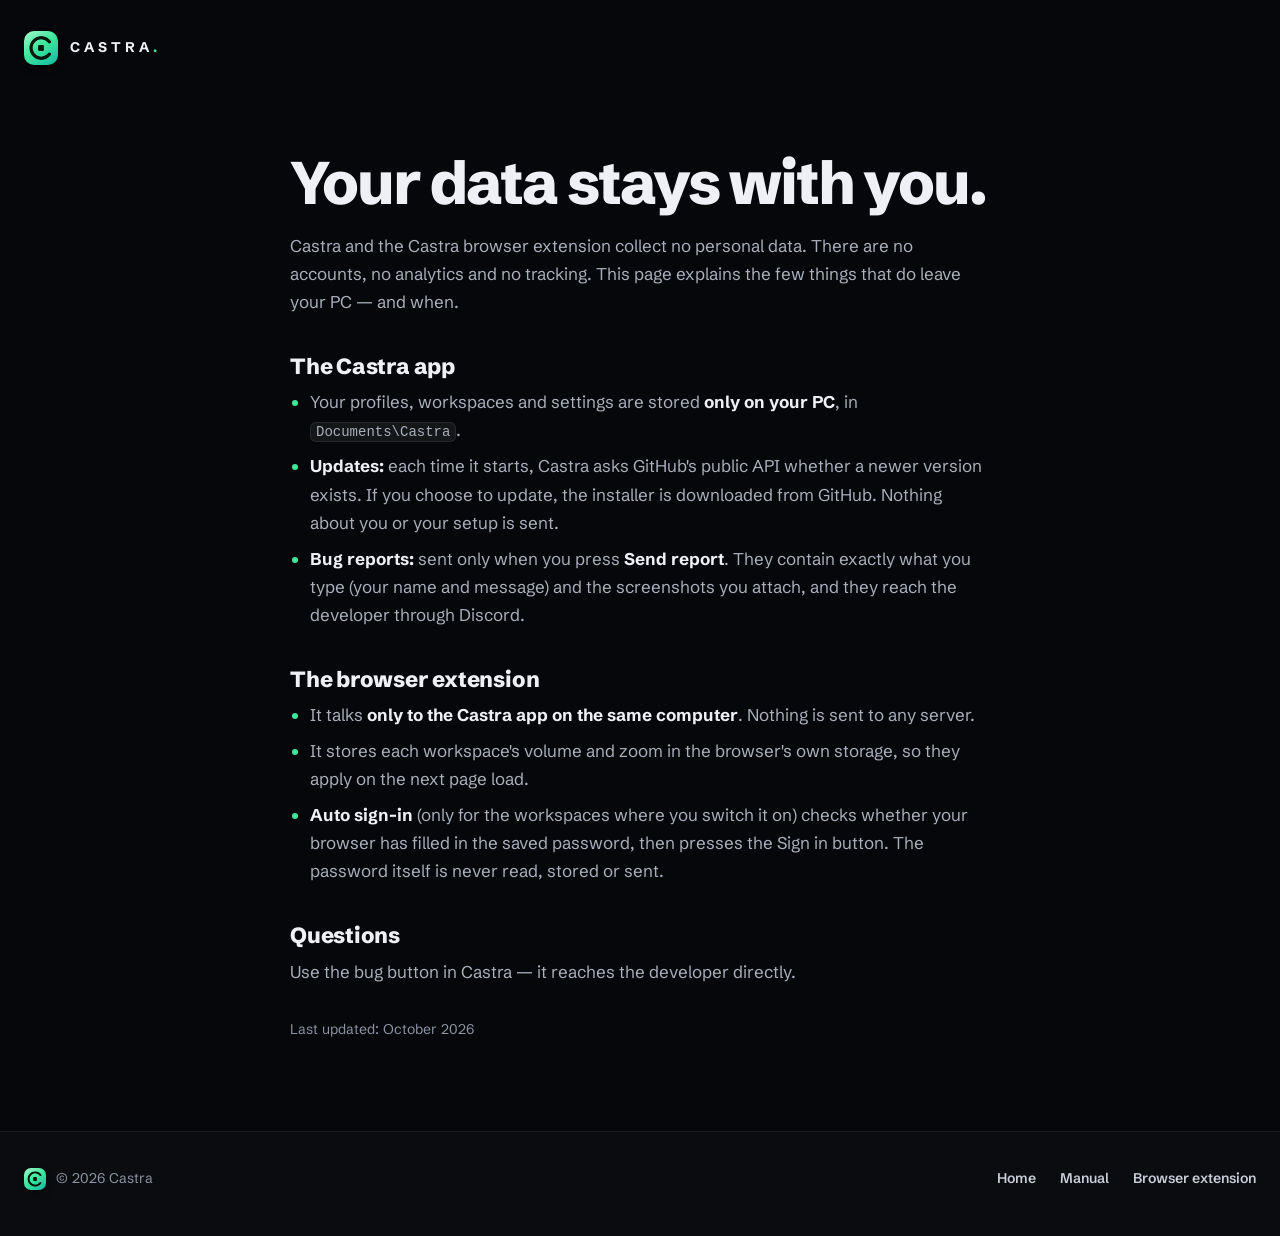
<file: privacy/index.html>
<!doctype html>
<html lang="en">
<head>
<meta charset="utf-8">
<meta name="viewport" content="width=device-width,initial-scale=1,viewport-fit=cover">
<title>Privacy — Castra</title>
<meta name="description" content="Castra and its browser extension collect no personal data. Everything stays on your PC.">
<meta name="theme-color" content="#06070a">
<link rel="icon" href="../assets/logo.svg" type="image/svg+xml">
<link rel="icon" href="../assets/favicon.ico" sizes="any">
<link rel="preload" href="../assets/SchibstedGrotesk.ttf" as="font" type="font/ttf" crossorigin>
<link rel="stylesheet" href="../assets/site.css?v=13">
</head>
<body>
<svg width="0" height="0" style="position:absolute" aria-hidden="true">
  <defs>
    <mask id="cMask" maskUnits="userSpaceOnUse" x="0" y="0" width="40" height="40">
      <path d="M29.9 12.5A12 12 0 1 0 29.9 27.5" fill="none" stroke="#fff" stroke-width="4.2" stroke-linecap="round"/>
    </mask>
    <symbol id="logo" viewBox="0 0 40 40">
      <path class="lg-t" d="M29.9 12.5A12 12 0 1 0 29.9 27.5"/>
      <path class="lg-r" mask="url(#cMask)" pathLength="100" d="M32 20A12 12 0 1 1 8 20A12 12 0 1 1 32 20"/>
      <rect class="lg-c" x="16.5" y="16.5" width="7" height="7" rx="1.6"/>
    </symbol>
  </defs>
</svg>

<header class="top wrap">
  <a class="brand" href="../" aria-label="Castra — home"><span class="logo"><svg><use href="#logo"/></svg></span><span class="word">CASTRA<i>.</i></span></a>
</header>

<main class="prose wrap">
  <h1>Your data stays with you.</h1>
  <p>Castra and the Castra browser extension collect no personal data. There are no accounts, no analytics and no tracking. This page explains the few things that do leave your PC — and when.</p>

  <h2>The Castra app</h2>
  <ul>
    <li>Your profiles, workspaces and settings are stored <b>only on your PC</b>, in <code>Documents\Castra</code>.</li>
    <li><b>Updates:</b> each time it starts, Castra asks GitHub's public API whether a newer version exists. If you choose to update, the installer is downloaded from GitHub. Nothing about you or your setup is sent.</li>
    <li><b>Bug reports:</b> sent only when you press <b>Send report</b>. They contain exactly what you type (your name and message) and the screenshots you attach, and they reach the developer through Discord.</li>
  </ul>

  <h2>The browser extension</h2>
  <ul>
    <li>It talks <b>only to the Castra app on the same computer</b>. Nothing is sent to any server.</li>
    <li>It stores each workspace's volume and zoom in the browser's own storage, so they apply on the next page load.</li>
    <li><b>Auto sign-in</b> (only for the workspaces where you switch it on) checks whether your browser has filled in the saved password, then presses the Sign in button. The password itself is never read, stored or sent.</li>
  </ul>

  <h2>Questions</h2>
  <p>Use the bug button in Castra — it reaches the developer directly.</p>
  <p class="date">Last updated: October 2026</p>
</main>

<footer class="edge">
  <div class="brand small"><span class="logo"><svg><use href="#logo"/></svg></span><span>© 2026 Castra</span></div>
  <nav aria-label="More"><a href="../">Home</a><a href="../manual/">Manual</a><a href="https://chromewebstore.google.com/detail/bgficbafjifdhlidbehldcppljnfdbnh" target="_blank" rel="noopener">Browser extension</a></nav>
</footer>
</body>
</html>
</file>
<file: assets/site.css>
/* Castra website — the landing page and the privacy page.
   The world: a battlestation at night. Matte black wall and desk, the displays are the only light,
   one mint LED line on the desk edge. Same tokens as the app, the extension and the manual. */
@font-face{font-family:"Schibsted Grotesk";src:url("SchibstedGrotesk.ttf") format("truetype");font-weight:400 900;font-display:swap}
:root{
  --bg:#06070a; --desk:#0b0c10; --bezel:#111318;
  --line:rgba(255,255,255,.08); --line-2:rgba(255,255,255,.14);
  --text:#eef0f5; --soft:#c9ced8; --muted:#8b92a1; --dim:#737a8a;
  --accent:#3ee89b; --mint:#a6f5cf; --teal:#14b8a6; --ink:#03170d;
  --blue:#5b9dff; --violet:#a78bfa; --green:#4ade80;
  --out:cubic-bezier(.16,1,.3,1);                         /* exponential ease-out */
  --max:1240px; --title-h:300px;
  color-scheme:dark;
}
*{box-sizing:border-box;margin:0;padding:0}
html{-webkit-text-size-adjust:100%;scrollbar-color:#262a33 var(--bg)}
html:has(dialog[open]){overflow:hidden}
body{background:var(--bg);color:var(--text);font:17px/1.55 "Schibsted Grotesk","Segoe UI",system-ui,sans-serif;
  -webkit-font-smoothing:antialiased;overflow-x:hidden;caret-color:var(--accent)}
img,video,svg{display:block;max-width:100%}
a{color:inherit;text-decoration:none}
button{font:inherit;color:inherit;background:none;border:0;cursor:pointer}
::selection{background:var(--accent);color:var(--ink)}
:focus-visible{outline:2px solid var(--accent);outline-offset:3px;border-radius:6px}
::-webkit-scrollbar{width:12px;height:12px}
::-webkit-scrollbar-track{background:var(--bg)}
::-webkit-scrollbar-thumb{background:#22252d;border:3px solid var(--bg);border-radius:8px}
::-webkit-scrollbar-thumb:hover{background:#2e323c}
.vh{position:absolute;width:1px;height:1px;overflow:hidden;clip-path:inset(50%);white-space:nowrap}

/* ── type ─────────────────────────────────────────────────── */
.wrap{width:min(var(--max),calc(100% - 48px));margin:0 auto}
h1{font-size:clamp(42px,5.6vw,84px);line-height:.98;letter-spacing:-.035em;font-weight:800;text-wrap:balance}
h2{font-size:clamp(32px,3.7vw,54px);line-height:1.02;letter-spacing:-.03em;font-weight:800;text-wrap:balance}
p{text-wrap:pretty}
br.sm{display:none}
.lead{color:#a9afbb;font-size:clamp(17px,1.45vw,20px);line-height:1.5}

/* ── logo: the app's "C"; a line runs round through the gate ── */
.logo{display:inline-block;flex:none;border-radius:28%;background:linear-gradient(145deg,var(--mint),var(--accent) 45%,var(--teal));
  box-shadow:0 3px 8px -3px rgba(0,0,0,.7)}
.logo svg{width:100%;height:100%;overflow:visible}
.lg-t{fill:none;stroke:#03170d;stroke-width:4.2;stroke-linecap:round;opacity:.16}
.lg-r{fill:none;stroke:#03170d;stroke-width:4.2;stroke-linecap:round;stroke-dasharray:100 100;animation:cRun 13s linear infinite}
.lg-c{fill:#03170d}
@keyframes cRun{0%{stroke-dashoffset:100}23.08%,76.92%{stroke-dashoffset:0}100%{stroke-dashoffset:-100}}
.brand{display:inline-flex;align-items:center;gap:12px}
.brand .logo{width:34px;height:34px;border-radius:10px}
.word{font-size:14px;font-weight:700;letter-spacing:.28em;white-space:nowrap}
.word i{font-style:normal;color:var(--accent);letter-spacing:0}

/* ── buttons ──────────────────────────────────────────────── */
.btn{display:inline-flex;align-items:center;justify-content:center;gap:10px;height:54px;padding:0 24px;border-radius:14px;
  font-size:16px;font-weight:700;letter-spacing:.02em;white-space:nowrap;transition:transform .5s var(--out),box-shadow .5s var(--out),border-color .3s,background-color .3s}
.btn svg{width:19px;height:19px;fill:none;stroke:currentColor;stroke-width:2.2;stroke-linecap:round;stroke-linejoin:round;flex:none}
.btn.primary{color:var(--ink);background:linear-gradient(135deg,var(--mint),var(--accent) 42%,var(--teal));
  box-shadow:0 10px 20px -12px rgba(0,0,0,.9)}
.btn.primary:hover{transform:translateY(-2px);box-shadow:0 16px 28px -14px rgba(0,0,0,.95)}
.btn.primary:active{transform:translateY(0);transition-duration:.1s}
.btn.quiet{border:1px solid var(--line-2);color:var(--text)}
.btn.quiet:hover{border-color:rgba(255,255,255,.3);background-color:rgba(255,255,255,.03)}
.btn .len{color:var(--muted);font-weight:600}

/* ── title: on the wall above the desk ────────────────────── */
.title{display:grid;grid-template-columns:minmax(0,1.2fr) minmax(0,1fr);column-gap:56px;align-items:end;
  padding:clamp(22px,3.4vh,40px) 0 clamp(20px,3.2vh,36px)}
.title .brand{grid-column:1/-1;margin-bottom:clamp(26px,5vh,58px)}
.title .offer{max-width:560px;justify-self:end;padding-bottom:6px}
.actions{display:flex;flex-wrap:wrap;gap:12px;margin-top:24px}

/* ── the room: wall, desk, one mint LED line where they meet ─ */
.room{--desk-y:71.2%;position:relative;overflow-x:clip;overflow-y:visible;     /* the light may reach the wall above */
  height:min(calc((100vw - var(--sbw,0px)) / 2.4242),max(320px,calc(100svh - var(--title-h))));
  background:linear-gradient(var(--bg) var(--desk-y),var(--desk) var(--desk-y),var(--desk) calc(100% - 72px),var(--bg))}   /* the desk's front falls into the dark */
.room::before{content:"";position:absolute;left:0;right:0;top:var(--desk-y);height:3px;margin-top:-1.5px;z-index:1;filter:blur(.6px);   /* the LED strip, */
  background:linear-gradient(90deg,transparent 16%,rgba(62,232,155,.55) 30%,rgba(62,232,155,.9) 50%,rgba(62,232,155,.55) 70%,transparent 84%)}
.room::after{content:"";position:absolute;left:0;right:0;top:var(--desk-y);height:160px;margin-top:-100px;z-index:2;pointer-events:none;mix-blend-mode:screen;
  background:radial-gradient(ellipse 30% 62.5% at 50% 62.5%,rgba(62,232,155,.16),rgba(62,232,155,.05) 45%,transparent 70%)}   /* its light: up the wall, a little onto the desk */
.rig{position:relative;height:100%;aspect-ratio:160/66;max-width:100%;margin:0 auto;--u:9px;user-select:none}
.rig > *{position:absolute}

/* displays: off until a window lands; then each lights its patch of desk and wall */
.wash,.pool{pointer-events:none;opacity:0;transition:opacity 1.4s var(--out)}
.wash{background:radial-gradient(closest-side,color-mix(in srgb,var(--c) 15%,transparent),transparent)}
.pool{background:radial-gradient(ellipse 50% 100% at 50% 0,color-mix(in srgb,var(--c) 30%,transparent),transparent 72%);z-index:4;
  mix-blend-mode:screen}                                    /* the light falls on the stands, the keyboard and the mouse too */
.lit .wash,.lit .pool,.wash.lit,.pool.lit{opacity:1}
.mon{border-radius:calc(var(--u)*.5);background:var(--bezel);z-index:3;
  box-shadow:inset 0 0 0 1px rgba(255,255,255,.06),0 calc(var(--u)*1.2) calc(var(--u)*2.4) calc(var(--u)*-.6) rgba(0,0,0,.8)}
.mon .scr{position:absolute;inset:calc(var(--u)*.45);border-radius:calc(var(--u)*.2);overflow:hidden;background:#050608;transition:background-color .3s}
.mon .scr::before{content:"";position:absolute;inset:0;opacity:0;transition:opacity .35s steps(2,end);
  background:radial-gradient(130% 100% at 30% 0,color-mix(in srgb,var(--c) 22%,#10131a),#0a0c11 70%)}
.mon.on .scr::before{opacity:1}
.neck{width:calc(var(--u)*2.6);background:linear-gradient(#16181e,#0c0d11);z-index:2;transform:translateX(-50%)}
.base{height:calc(var(--u)*1.1);border-radius:calc(var(--u)*.5);background:#16181e;z-index:2;transform:translateX(-50%);
  box-shadow:0 calc(var(--u)*.5) calc(var(--u)*.9) rgba(0,0,0,.7)}
.chip{display:flex;gap:calc(var(--u)*.7);align-items:center;font-size:max(9px,calc(var(--u)*1.05));font-weight:700;letter-spacing:.12em;
  color:var(--dim);white-space:nowrap;font-variant-numeric:tabular-nums;z-index:3}
.chip b{color:var(--c)}

/* Castra itself, on 01 — the real app; the pointer presses its LAUNCH ALL */
.app{position:absolute;left:13%;top:9%;width:74%;z-index:1;border-radius:calc(var(--u)*.35);overflow:hidden;
  box-shadow:0 calc(var(--u)*.8) calc(var(--u)*2) rgba(0,0,0,.6),0 0 0 1px rgba(255,255,255,.08)}
.app img{width:100%;height:auto}
.hit{position:absolute;left:82.6%;top:89.6%;width:15.1%;height:6.9%;border-radius:calc(var(--u)*.3)}
.hit::after{content:"";position:absolute;inset:-3px;border-radius:inherit;border:2px solid var(--mint);opacity:0}
.hit.pressed::after{animation:press .6s var(--out)}
@keyframes press{from{opacity:1;transform:scale(1)}to{opacity:0;transform:scale(1.35)}}

/* the windows: fixed slots on their displays */
.win{position:absolute;border-radius:calc(var(--u)*.3);overflow:hidden;background:#1b1e26;opacity:0;z-index:2;
  box-shadow:0 0 0 1px rgba(255,255,255,.1),0 calc(var(--u)*.9) calc(var(--u)*1.8) calc(var(--u)*-.5) rgba(0,0,0,.85);transition:filter 1.4s var(--out)}
.win.on{opacity:1}
.win.fresh{filter:brightness(1.22) saturate(1.12);transition-duration:.15s}
.win .tb{height:calc(var(--u)*1.5);display:flex;align-items:center;gap:calc(var(--u)*.5);padding:0 calc(var(--u)*.6);background:#252832;
  font:600 calc(var(--u)*.8)/1 "Segoe UI",system-ui,sans-serif;color:#c9ced8;white-space:nowrap;overflow:hidden}
.win .tb i{width:calc(var(--u)*.7);height:calc(var(--u)*.7);border-radius:2px;background:var(--c);flex:none}
.win .tb span{flex:1;overflow:hidden;text-overflow:ellipsis}
.win .tb svg{width:calc(var(--u)*3.4);height:calc(var(--u)*.9);flex:none;fill:none;stroke:#7d8492;stroke-width:1.1}
.win .bd{position:absolute;left:0;right:0;top:calc(var(--u)*1.5);bottom:0;overflow:hidden}
.win .bk{position:absolute;border-radius:calc(var(--u)*.3)}
.win .ln{position:absolute;height:calc(var(--u)*.42);border-radius:9px;background:rgba(255,255,255,.2)}

/* the parts list, written on the wall: numbered tags with hairline leaders */
.tag{display:flex;align-items:center;gap:calc(var(--u)*.6);padding:calc(var(--u)*.35) calc(var(--u)*.8) calc(var(--u)*.35) calc(var(--u)*.4);
  border-radius:calc(var(--u)*.5);background:#0d0f14;box-shadow:inset 0 0 0 1px var(--line-2);z-index:5;
  font-size:max(10px,calc(var(--u)*1.1));font-weight:700;letter-spacing:.06em;color:var(--soft);white-space:nowrap;
  opacity:0;translate:0 4px;transition:opacity .5s var(--out),translate .7s var(--out)}
.tag b{min-width:1.6em;height:1.6em;border-radius:.4em;display:grid;place-items:center;background:var(--c);color:var(--ink);font-variant-numeric:tabular-nums}
.lead-line{background:rgba(238,240,245,.35);z-index:4;opacity:0;transition:opacity .5s var(--out)}
.tag.show,.lead-line.show{opacity:1;translate:0 0}

/* on the desk */
.kbd{left:41%;top:79.5%;width:25%;transform:perspective(700px) rotateX(58deg);transform-origin:50% 0;z-index:2}
.kbd .kb{fill:#121419;stroke:rgba(255,255,255,.07);stroke-width:2}
.kbd .keys rect{fill:#1a1d23}
.mouse{left:71%;top:80.5%;width:2.4%;height:7.5%;border-radius:45% 45% 48% 48%;background:#15171c;z-index:2;
  box-shadow:inset 0 1px 0 rgba(255,255,255,.07),0 calc(var(--u)*.4) calc(var(--u)*.8) rgba(0,0,0,.6)}
.cur{left:0;top:0;width:max(16px,calc(var(--u)*2.4));height:auto;aspect-ratio:1;z-index:8;pointer-events:none;opacity:0;
  filter:drop-shadow(0 2px 3px rgba(0,0,0,.6))}
.rip{position:absolute;z-index:7;width:calc(var(--u)*5);height:calc(var(--u)*5);margin:calc(var(--u)*-2.5) 0 0 calc(var(--u)*-2.5);border-radius:50%;
  border:2px solid var(--mint);pointer-events:none;animation:rip .7s var(--out) forwards}
@keyframes rip{from{transform:scale(.3);opacity:1}to{transform:scale(1.4);opacity:0}}

/* ── the app up close: display 01; point at a part and it is lit and named (as in the manual) ── */
.app-close{padding-top:clamp(96px,13vh,150px)}
.app-close h2{margin-bottom:12px}
.app-close .hint{color:var(--muted);font-size:16px;margin-bottom:36px}
.screen.wide{display:block;width:100%;max-width:1120px;aspect-ratio:auto;margin:0 auto;padding:12px}
.screen.wide::before{inset:-12% -6%}
.glass{position:relative;border-radius:5px;overflow:hidden}
.glass img{display:block;width:100%;height:auto}
.focus{position:absolute;border-radius:10px;pointer-events:none;opacity:0;outline:2px solid var(--accent);
  box-shadow:0 0 0 9999px rgba(3,4,6,.6);
  transition:opacity .4s var(--out),left .5s var(--out),top .5s var(--out),width .5s var(--out),height .5s var(--out)}
.focus.on{opacity:1}
.zone{position:absolute;z-index:2;border-radius:10px;cursor:pointer}
.ftag{position:absolute;z-index:4;left:0;top:0;display:flex;align-items:center;gap:8px;padding:5px 12px 5px 5px;border-radius:10px;
  white-space:nowrap;font-size:13px;font-weight:700;letter-spacing:.02em;color:var(--text);pointer-events:none;
  background:#0d0f14;box-shadow:inset 0 0 0 1px var(--line-2),0 12px 24px -10px rgba(0,0,0,.9);
  opacity:0;transition:opacity .3s var(--out),left .5s var(--out),top .5s var(--out)}
.ftag.on{opacity:1}
.ftag b{min-width:22px;height:22px;padding:0 5px;border-radius:6px;display:grid;place-items:center;font-size:12px;font-weight:800;
  color:var(--ink);background:var(--accent);font-variant-numeric:tabular-nums}
.jump{transition:opacity .3s var(--out)!important}
.legend{list-style:none;display:grid;grid-template-columns:repeat(5,minmax(0,1fr));gap:6px;max-width:1120px;margin:22px auto 0}
.legend button{width:100%;height:100%;display:grid;grid-template-columns:28px minmax(0,1fr);column-gap:12px;align-items:start;text-align:left;
  padding:10px 10px 10px 8px;border-radius:10px;transition:background-color .3s}
.legend button:hover,.legend button.on{background-color:rgba(255,255,255,.035)}
.legend b{display:block;font-size:15px;line-height:1.3;color:var(--soft);transition:color .3s}
.legend button.on b{color:var(--text)}
.legend small{display:block;margin-top:2px;font-size:14px;line-height:1.4;color:var(--muted);text-wrap:pretty}
.num{width:28px;height:26px;flex:none;border-radius:9px;display:grid;place-items:center;font-size:13px;font-weight:800;color:var(--soft);
  font-variant-numeric:tabular-nums;box-shadow:inset 0 0 0 1px var(--line-2);transition:background-color .3s,color .3s,box-shadow .3s}
.on > .num{background:var(--accent);color:var(--ink);box-shadow:none}               /* outlined; only what is lit is filled */

/* ── the browser extension: display 03 up close, its mixer open ── */
main{overflow-x:clip}                                   /* the displays' wall light may reach the page edge, never past it */
.ext{display:grid;grid-template-columns:minmax(0,1fr) minmax(0,1fr);gap:64px;align-items:center;padding-top:clamp(96px,13vh,150px)}
.ext-copy h2{margin-bottom:26px}
.ext-list{list-style:none;border-top:1px solid var(--line);margin-bottom:30px;max-width:34em}
.ext-list li{padding:15px 0;border-bottom:1px solid var(--line);color:#a9afbb;font-size:17px;text-wrap:pretty}
.ext-list b{color:var(--text);font-weight:700}
.ext .note{margin-top:14px;font-size:14px;color:var(--muted)}
.screen{position:relative;border-radius:14px;background:var(--bezel);
  box-shadow:inset 0 0 0 1px rgba(255,255,255,.06),0 30px 60px -30px rgba(0,0,0,.95)}           /* a display, seen up close */
.screen::before{content:"";position:absolute;z-index:-1;pointer-events:none;
  background:radial-gradient(closest-side,color-mix(in srgb,var(--c) 13%,transparent),transparent)}   /* its light on the wall */
.xb{position:relative;container-type:inline-size;width:100%;max-width:560px;justify-self:center}
.xb-win{border-radius:10px;overflow:hidden;background:#1b1e26;box-shadow:0 0 0 1px rgba(255,255,255,.1),0 30px 60px -28px rgba(0,0,0,.95)}
.xb-tabs{display:flex;align-items:flex-end;padding:8px 10px 0;background:#15171c}
.xb-tabs .t{display:flex;align-items:center;gap:8px;height:28px;padding:0 14px;border-radius:9px 9px 0 0;background:#252832;
  font:600 12px/1 "Segoe UI",system-ui,sans-serif;color:var(--soft);white-space:nowrap}
.xb-tabs .t i{width:8px;height:8px;border-radius:2px;background:var(--green)}
.xb-tabs svg{width:40px;height:10px;margin:0 2px 12px auto;fill:none;stroke:#7d8492;stroke-width:1.1}
.xb-tool{display:flex;align-items:center;gap:10px;padding:8px 10px 8px 12px;background:#252832}
.xb-tool .url{flex:1;min-width:0;height:28px;display:flex;align-items:center;padding:0 12px;border-radius:14px;background:#1b1e26;
  font:500 13px/1 "Segoe UI",system-ui,sans-serif;color:var(--muted);white-space:nowrap;overflow:hidden;text-overflow:ellipsis}
.ext-icon{width:30px;height:30px;flex:none;border-radius:9px;display:grid;place-items:center;box-shadow:inset 0 0 0 1px rgba(62,232,155,.6)}
.ext-icon .logo{width:18px;height:18px;border-radius:5px}
.xb-page{height:calc(min(300px,58cqw) * 1.5 + 34px);padding:18px;display:flex;flex-direction:column;gap:12px}
.xb-page .video{position:relative;width:56%;height:52%;border-radius:8px;background:linear-gradient(135deg,#2f5d9c,#5a43a8 55%,var(--green))}
.xb-page .video::before{content:"LIVE";position:absolute;left:8px;top:8px;padding:3px 6px;border-radius:4px;background:#ffb224;color:var(--ink);
  font-size:10px;font-weight:800;letter-spacing:.1em}
.xb-page .video::after{content:"";position:absolute;left:50%;top:50%;width:18px;height:22px;margin:-11px 0 0 -6px;
  background:rgba(255,255,255,.85);clip-path:polygon(0 0,100% 50%,0 100%)}          /* the play mark */
.xb-page .ln{height:10px;width:44%;border-radius:5px;background:rgba(255,255,255,.12)}
.xb-page .ln.s{width:28%}
.xb-popup{position:absolute;right:10px;top:88px;width:min(300px,58cqw);height:auto;border-radius:12px;
  box-shadow:0 0 0 1px rgba(255,255,255,.12),0 30px 60px -20px rgba(0,0,0,.95)}       /* the real mixer, hanging from the Castra icon */

/* ── close: on the desk ───────────────────────────────────── */
.close{margin-top:clamp(96px,13vh,150px);padding:72px 24px 64px;position:relative;background:var(--desk);border-top:1px solid var(--line)}
.close .wrap{width:min(var(--max),100%);display:flex;flex-wrap:wrap;align-items:center;justify-content:space-between;gap:28px 56px}
.close .actions{margin-top:0}

footer{display:flex;flex-wrap:wrap;justify-content:space-between;align-items:center;gap:16px 32px;color:var(--muted);font-size:14px;
  background:var(--desk);padding:30px max(24px,calc((100% - var(--max)) / 2)) 40px}
footer.edge{border-top:1px solid var(--line)}
footer .brand.small{gap:10px}
footer .brand.small .logo{width:22px;height:22px;border-radius:7px}
footer nav{display:flex;flex-wrap:wrap;gap:4px 24px}
footer nav a{padding:6px 0;font-weight:600;color:var(--soft);text-decoration:underline;text-decoration-color:transparent;text-underline-offset:4px;transition:text-decoration-color .3s}
footer nav a:hover{text-decoration-color:var(--accent)}

/* ── the tour video, over the page ────────────────────────── */
.tour{margin:auto;padding:0;border:0;background:none;color:var(--text);overflow:visible;max-width:none;max-height:none;
  width:min(1120px,calc(100vw - 32px),(100vh - 150px) * 1.778)}
.tour::backdrop{background:rgba(3,4,6,.92)}
.tour[open]{animation:pop .5s var(--out)}
.tour[open]::backdrop{animation:fade .3s ease}
@keyframes pop{from{opacity:0;transform:scale(.96)}}
@keyframes fade{from{opacity:0}}
.tour video{width:100%;aspect-ratio:16/9;border-radius:14px;background:#000;box-shadow:0 30px 80px -30px #000,0 0 0 1px var(--line-2)}
/* captions, drawn by site.js over the picture: no box (the browser's black one hid the bottom of the
   app), a size smaller, white with a tight dark shadow so they still read over light parts */
.tour .cc{position:absolute;left:6%;right:6%;bottom:11%;margin:0;text-align:center;white-space:pre-line;pointer-events:none;
  font:600 clamp(13px,1.6vw,19px)/1.35 "Schibsted Grotesk","Segoe UI",system-ui,sans-serif;color:#fff;letter-spacing:.005em;
  text-shadow:0 1px 2px rgba(0,0,0,.95),0 0 3px rgba(0,0,0,.9),0 0 9px rgba(0,0,0,.55)}
.tour .cc:empty{display:none}
/* the browser's own rendering of them stays hidden, except in full screen (separate rules: a browser
   that doesn't know one of these pseudo-elements would drop the whole rule) */
.tour video:not(:fullscreen)::-webkit-media-text-track-container{visibility:hidden}
.tour video:not(:fullscreen)::cue{visibility:hidden}
.tour .x{position:absolute;right:0;bottom:calc(100% + 12px);width:44px;height:44px;border-radius:12px;display:grid;place-items:center;
  background:#0d0f14;box-shadow:inset 0 0 0 1px var(--line-2);transition:box-shadow .3s}
.tour .x:hover{box-shadow:inset 0 0 0 1px rgba(255,255,255,.35)}
.tour .x svg{width:20px;height:20px;fill:none;stroke:currentColor;stroke-width:2.2;stroke-linecap:round}

/* ── a text page (privacy) ────────────────────────────────── */
.top{padding:clamp(22px,3.4vh,40px) 0 0}
.top .brand:hover .word{color:#fff}
.prose{max-width:700px;padding:clamp(48px,9vh,96px) 0 clamp(72px,10vh,120px)}
.prose h1{font-size:clamp(38px,5vw,60px);margin-bottom:20px}
.prose h2{font-size:22px;letter-spacing:-.01em;margin:40px 0 10px}
.prose p,.prose li{color:#a9afbb;font-size:17px;line-height:1.65}
.prose ul{padding-left:20px;display:flex;flex-direction:column;gap:8px;margin-top:8px}
.prose li::marker{color:var(--accent)}
.prose b{color:var(--text)}
.prose .date{margin-top:32px;color:var(--muted);font-size:14px}
body:has(.dl-page){min-height:100svh;display:flex;flex-direction:column}   /* the download page: the footer meets the bottom edge */
.dl-page{flex:1;width:min(700px,calc(100% - 48px))}
.dl-page .ext-line{margin-top:28px;font-size:15px;color:var(--muted)}
.dl-page .ext-line a{color:var(--text);font-weight:700;text-decoration:underline;text-decoration-thickness:1px;text-decoration-color:rgba(62,232,155,.7);text-underline-offset:4px}
code{font-family:ui-monospace,"Cascadia Mono",Consolas,monospace;font-size:14px;padding:2px 6px;border-radius:6px;background:rgba(255,255,255,.06);box-shadow:inset 0 0 0 1px var(--line)}

/* ── smaller screens ──────────────────────────────────────── */
@media (max-width:1060px){
  .legend{grid-template-columns:repeat(3,minmax(0,1fr))}
  .title{grid-template-columns:minmax(0,1fr)}
  .title .offer{justify-self:start;margin-top:22px}
}
@media (max-width:860px){
  .legend{grid-template-columns:repeat(2,minmax(0,1fr))}
  .ext{grid-template-columns:minmax(0,1fr);gap:56px}
}
@media (max-width:640px){
  .wrap{width:calc(100% - 40px)}
  .room{height:calc((100vw - var(--sbw,0px)) * 1.21 / 2.4242)}
  .rig{width:121%;max-width:none;height:auto;margin-left:-10.5%}
  .tag,.lead-line{display:none}                           /* too small to read at this size */
  .legend{grid-template-columns:minmax(0,1fr);gap:2px}
  .screen.wide{padding:6px;border-radius:10px}
  .tour-app .screen{position:sticky;top:10px;z-index:3}      /* the picture stays in view while you go down the list */
  .actions{flex-direction:column;align-items:stretch}
  .btn{width:100%}
  .close .wrap{display:block}
  .close .actions{margin-top:26px}
  footer{flex-direction:column;align-items:flex-start}
}
@media (prefers-reduced-motion:reduce){
  *,*::before,*::after{animation:none!important;transition:none!important}
  .lg-r{stroke-dashoffset:0}
}
</file>
